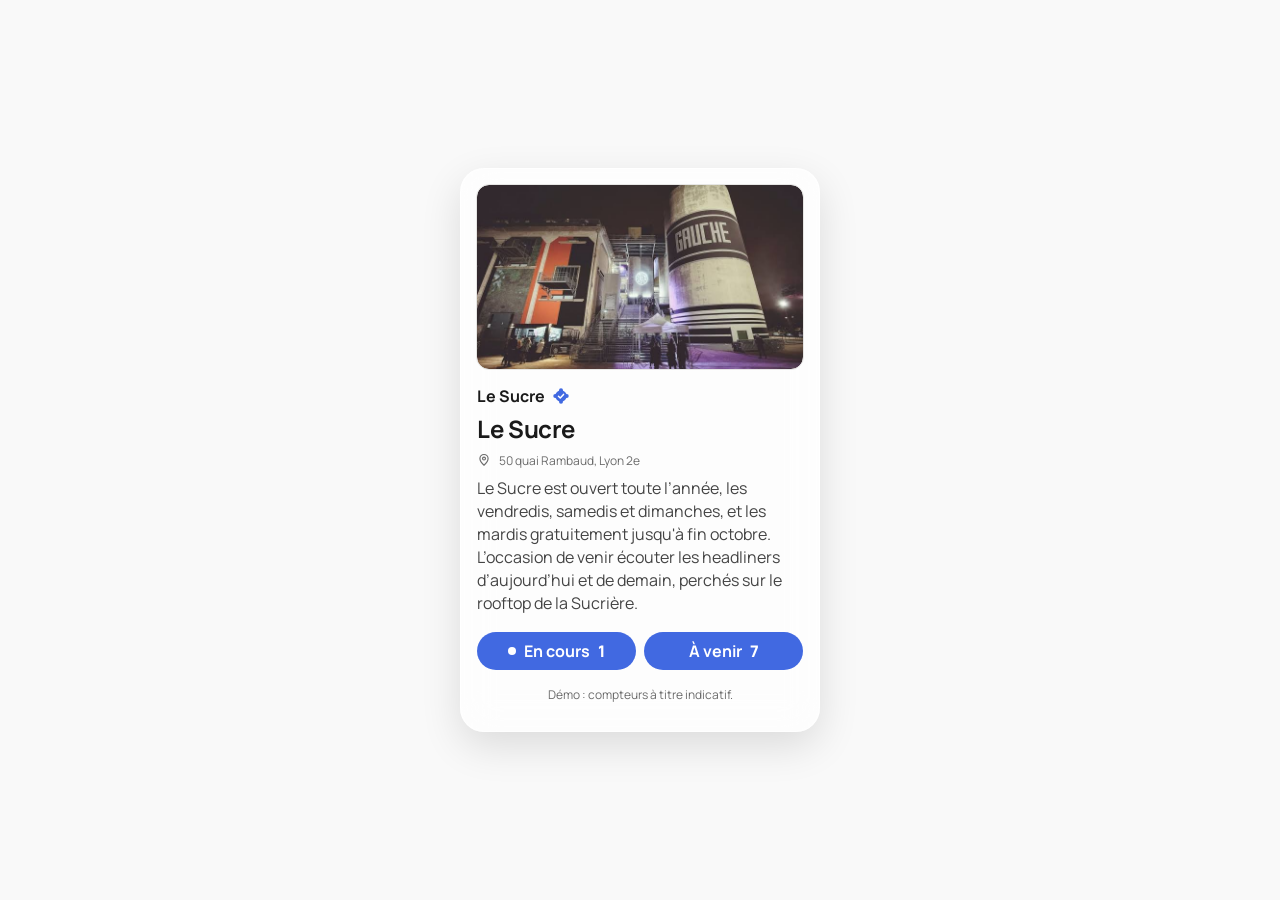
<file: demo-lieu.html>
<!doctype html>
<html lang="fr">
<head>
<meta charset="utf-8">
<meta name="viewport" content="width=device-width,initial-scale=1">
<title>Démo, carte du lieu · Le Sucre</title>
<link rel="icon" type="image/svg+xml" href="favicon.svg">
<link rel="preconnect" href="https://fonts.googleapis.com">
<link rel="preconnect" href="https://fonts.gstatic.com" crossorigin>
<link href="https://fonts.googleapis.com/css2?family=Manrope:wght@400;500;600;700;800&display=swap" rel="stylesheet">
<style>
:root{--bg:#f9f9f9;--text:#1a1a1a;--muted:#6b6b6b;--line:#e6e6e4;--accent:#4169E1;--live:#4169E1}
*{box-sizing:border-box}
body{margin:0;min-height:100vh;display:grid;place-items:center;padding:48px 16px;background:var(--bg);font-family:"Manrope",system-ui,sans-serif;color:var(--text);-webkit-font-smoothing:antialiased}
.lieu{width:360px;max-width:100%;background:rgba(255,255,255,.7);backdrop-filter:blur(18px) saturate(1.4);-webkit-backdrop-filter:blur(18px) saturate(1.4);border:1px solid rgba(255,255,255,.6);border-radius:24px;box-shadow:0 14px 40px rgba(0,0,0,.12);padding:16px;animation:in .5s cubic-bezier(.4,0,.2,1) both}
@keyframes in{from{opacity:0;transform:translateX(-8px)}to{opacity:1;transform:none}}
.cover{display:block;width:100%;aspect-ratio:16/9;object-fit:cover;border-radius:12px;outline:1px solid var(--line);outline-offset:0;margin-bottom:16px}
.org{display:flex;align-items:center;gap:8px;font-size:16px;font-weight:700}
.seal{display:inline-flex}
.seal svg{width:16px;height:16px}
h2{font-size:24px;line-height:1.2;margin:8px 0 8px;letter-spacing:-.015em}
.meta{font-size:12px;color:var(--muted);display:flex;flex-direction:column;gap:4px}
.meta div{display:flex;align-items:center;gap:8px}
.meta svg{width:14px;height:14px;flex:none}
.desc{font-size:16px;color:#444;line-height:1.45;margin:8px 0 16px}
.counts{display:flex;gap:8px}
.btn{flex:1;display:flex;align-items:center;justify-content:center;gap:8px;padding:8px 16px;border-radius:100px;font:inherit;font-size:16px;font-weight:700;border:0;cursor:pointer;transition:background-color .2s ease,color .2s ease,box-shadow .2s ease}
.btn.live{background:var(--accent);color:#fff}
.btn.soon{background:var(--accent);color:#fff}
.btn:hover{box-shadow:0 4px 12px rgba(0,0,0,.14)}
.btn b{font-weight:800}
.dot{width:8px;height:8px;border-radius:50%;background:#fff}
.note{font-size:12px;color:var(--muted);margin-top:16px;text-align:center}
</style>
</head>
<body>
<article class="lieu">
  <img class="cover" src="assets/lieu-sucre.jpg" alt="Le Sucre">
  <div class="org">Le Sucre <span class="seal" title="Entreprise vérifiée" aria-label="Entreprise vérifiée"><svg viewBox="0 0 24 24" aria-hidden="true"><circle cx="12" cy="12" r="8.6" fill="#4169E1"/><circle cx="12" cy="3.4" r="3" fill="#4169E1"/><circle cx="20.6" cy="12" r="3" fill="#4169E1"/><circle cx="12" cy="20.6" r="3" fill="#4169E1"/><circle cx="3.4" cy="12" r="3" fill="#4169E1"/><polyline points="8.2,12.3 10.9,15 15.8,9.6" fill="none" stroke="#fff" stroke-width="2.2" stroke-linecap="round" stroke-linejoin="round"/></svg></span></div>
  <h2>Le Sucre</h2>
  <div class="meta">
    <div><svg viewBox="0 0 24 24" fill="none" stroke="currentColor" stroke-width="2" stroke-linecap="round" stroke-linejoin="round"><path d="M12 21s-7-6.2-7-11.5a7 7 0 0 1 14 0C19 14.8 12 21 12 21z"/><circle cx="12" cy="9.5" r="2.5"/></svg>50 quai Rambaud, Lyon 2e</div>
  </div>
  <p class="desc">Le Sucre est ouvert toute l’année, les vendredis, samedis et dimanches, et les mardis gratuitement jusqu'à fin octobre. L’occasion de venir écouter les headliners d’aujourd’hui et de demain, perchés sur le rooftop de la Sucrière.</p>
  <div class="counts">
    <button class="btn live" type="button"><span class="dot"></span>En cours <b>1</b></button>
    <button class="btn soon" type="button">À venir <b>7</b></button>
  </div>
  <p class="note">Démo : compteurs à titre indicatif.</p>
</article>
</body>
</html>
</file>
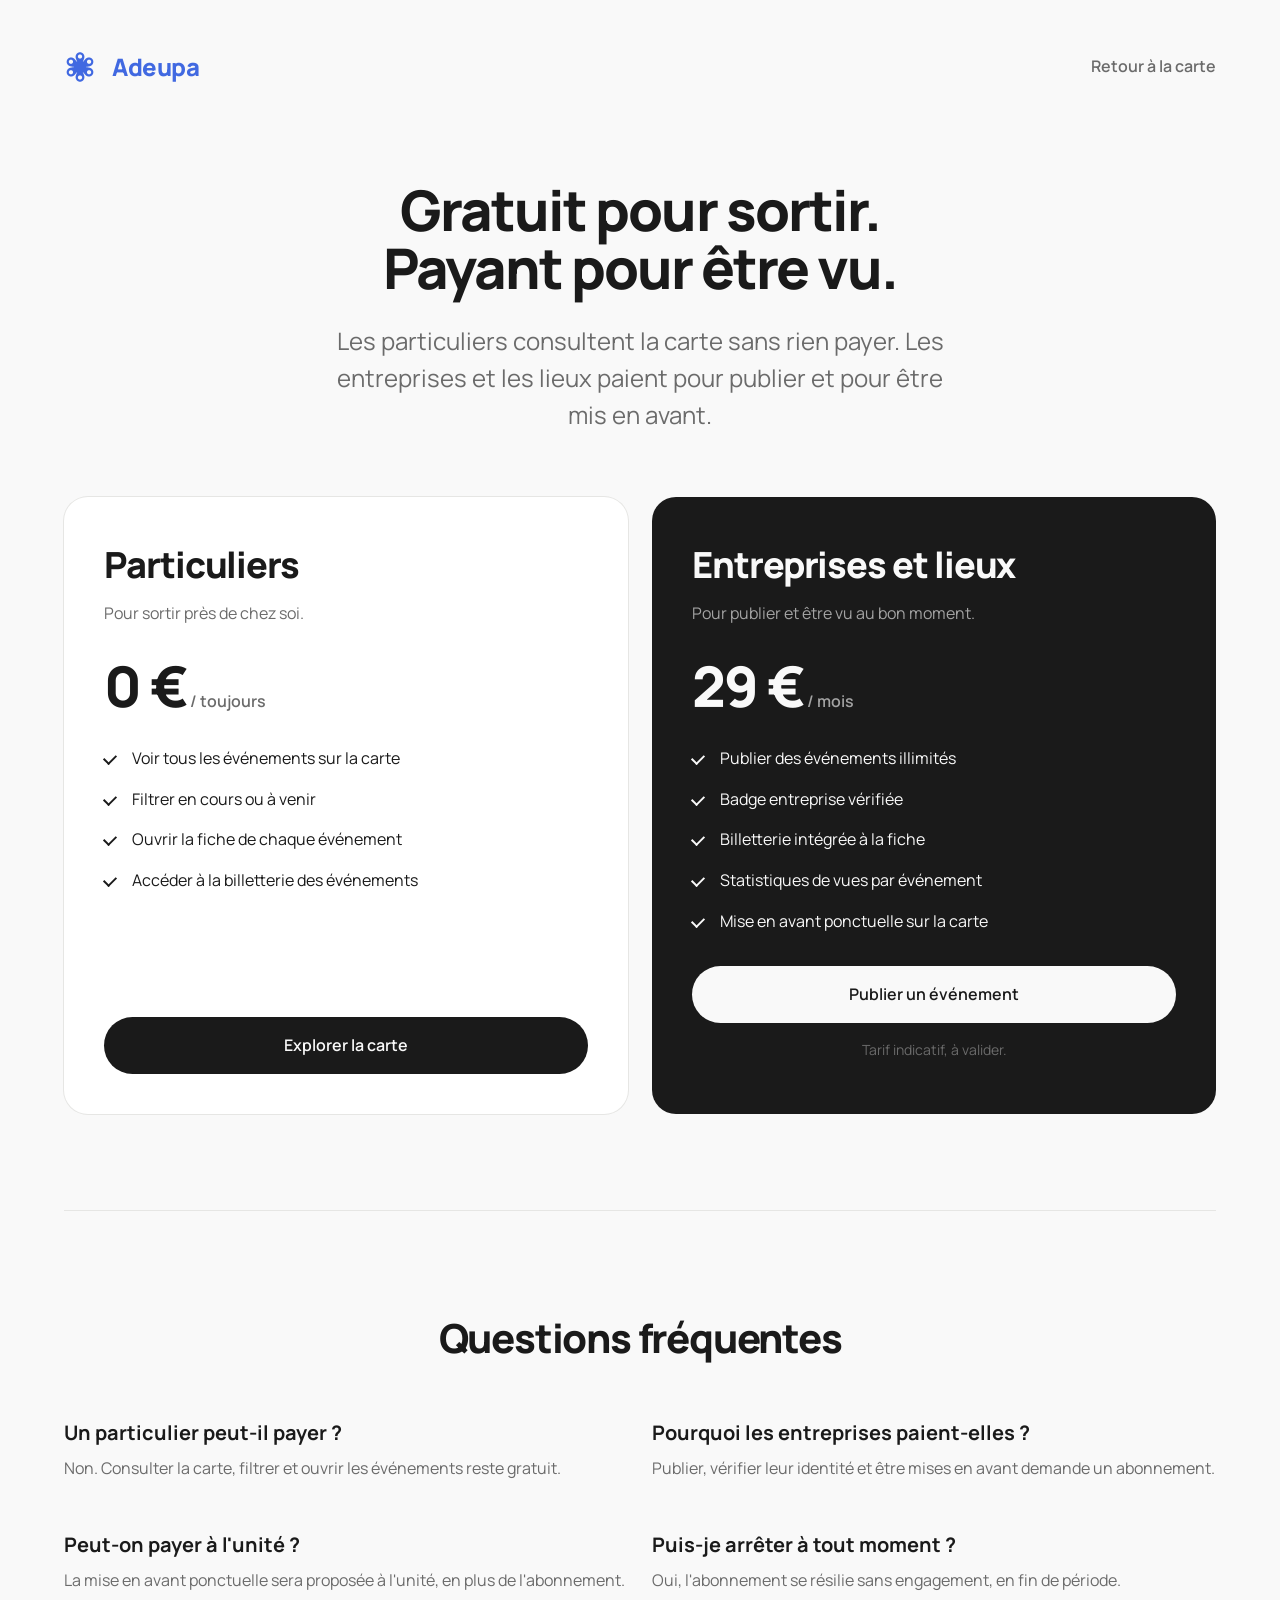
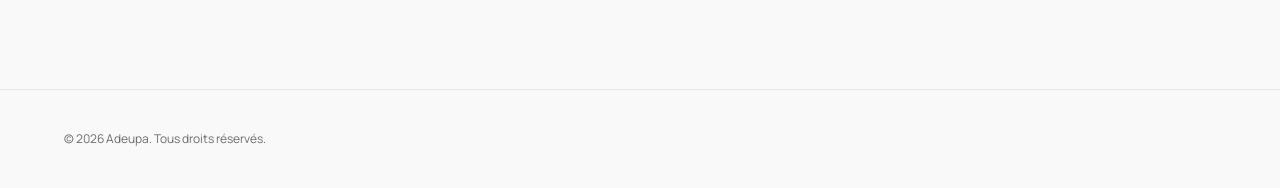
<file: pricing.html>
<!doctype html>
<html lang="fr">
<head>
<meta charset="utf-8">
<meta name="viewport" content="width=device-width,initial-scale=1">
<title>Tarifs · Adeupa</title>
<link rel="icon" type="image/svg+xml" href="favicon.svg">
<link rel="preconnect" href="https://fonts.googleapis.com">
<link rel="preconnect" href="https://fonts.gstatic.com" crossorigin>
<link href="https://fonts.googleapis.com/css2?family=Manrope:wght@400;500;600;700;800&display=swap" rel="stylesheet">
<style>
:root{--bg:#f9f9f9;--surface:#fff;--soft:#f1f1f0;--text:#1a1a1a;--muted:#6b6b6b;--line:#e6e6e4;--accent:#4169E1;--radius:24px;--g:24px;--m:24px}
*{box-sizing:border-box}
body{margin:0;font-family:"Manrope",ui-sans-serif,system-ui,sans-serif;background:var(--bg);color:var(--text);line-height:1.55;-webkit-font-smoothing:antialiased}
a{color:inherit;text-decoration:none}
@media (max-width:1024px){:root{--g:16px;--m:16px}}
.wrap{padding:0 var(--m);max-width:1200px;margin:0 auto}
.brand{display:inline-flex;align-items:center;gap:16px;font-weight:800;font-size:24px;color:var(--accent);letter-spacing:-.02em}
.brand svg{width:32px;height:32px}
header{padding:48px 0 0;display:flex;justify-content:space-between;align-items:center}
.back{font-size:16px;font-weight:600;color:var(--muted)}
.back:hover{color:var(--text)}
.hero{padding:96px 0 64px;text-align:center}
h1{font-size:56px;line-height:1.04;letter-spacing:-.035em;font-weight:800;margin:0 0 24px}
.lead{font-size:24px;color:var(--muted);margin:0 auto;max-width:640px}
.plans{display:grid;grid-template-columns:repeat(2,minmax(0,1fr));gap:var(--g);padding-bottom:96px}
.plan{background:var(--surface);border-radius:var(--radius);padding:40px;box-shadow:0 0 0 1px var(--line);display:flex;flex-direction:column}
.plan.pro{background:var(--text);color:var(--bg);box-shadow:none}
.plan h2{font-size:36px;letter-spacing:-.03em;margin:0 0 8px;font-weight:800}
.plan .who{font-size:16px;color:var(--muted);margin:0 0 32px}
.plan.pro .who{color:#a3a3a3}
.price{font-size:56px;font-weight:800;letter-spacing:-.03em;line-height:1}
.price small{font-size:16px;font-weight:600;color:var(--muted);letter-spacing:0}
.plan.pro .price small{color:#a3a3a3}
.plan ul{list-style:none;padding:0;margin:32px 0;display:flex;flex-direction:column;gap:16px;font-size:16px}
.plan li{padding-left:28px;position:relative}
.plan li::before{content:"";position:absolute;left:0;top:8px;width:10px;height:6px;border-left:2px solid currentColor;border-bottom:2px solid currentColor;transform:rotate(-45deg)}
.btn{margin-top:auto;display:inline-flex;justify-content:center;align-items:center;padding:16px 24px;border-radius:100px;font-size:16px;font-weight:600;background:var(--text);color:var(--bg)}
.plan.pro .btn{background:var(--bg);color:var(--text)}
.note{font-size:14px;color:var(--muted);margin-top:16px;text-align:center}
.faq{padding:96px 0;border-top:1px solid var(--line)}
.faq h2{font-size:40px;letter-spacing:-.03em;font-weight:800;margin:0 0 48px;text-align:center}
.faq-grid{display:grid;grid-template-columns:repeat(12,minmax(0,1fr));column-gap:var(--g);row-gap:48px}
.faq-grid>div{grid-column:span 6}
.faq-grid h3{font-size:20px;margin:0 0 8px}
.faq-grid p{margin:0;color:var(--muted);font-size:16px}
footer{padding:40px 0;border-top:1px solid var(--line);font-size:12px;color:var(--muted)}
@media (max-width:768px){
  .plans{grid-template-columns:1fr}
  h1{font-size:40px}.lead{font-size:18px}
  .faq-grid>div{grid-column:1 / -1}
}
</style>
</head>
<body>
<div class="wrap">
  <header>
    <a class="brand" href="index.html"><svg viewBox="0 0 100 100" aria-hidden="true"><path fill-rule="evenodd" d="M48.87 95.95 L48.77 95.94 L48.57 95.92 L48.38 95.90 L48.18 95.88 L48.02 95.85 L47.89 95.83 L47.69 95.80 L47.49 95.77 L47.40 95.75 L47.20 95.71 L47.00 95.66 L46.90 95.64 L46.71 95.59 L46.57 95.56 L46.41 95.52 L46.22 95.46 L46.12 95.43 L45.92 95.37 L45.82 95.34 L45.63 95.27 L45.53 95.24 L45.33 95.17 L45.23 95.13 L45.06 95.07 L44.94 95.02 L44.82 94.97 L44.64 94.89 L44.54 94.85 L44.37 94.77 L44.25 94.72 L44.15 94.67 L43.96 94.58 L43.86 94.53 L43.76 94.48 L43.58 94.38 L43.46 94.32 L43.37 94.26 L43.22 94.18 L43.07 94.09 L42.97 94.03 L42.87 93.97 L42.74 93.89 L42.58 93.79 L42.48 93.72 L42.38 93.66 L42.28 93.59 L42.15 93.49 L42.01 93.40 L41.89 93.31 L41.79 93.23 L41.69 93.16 L41.60 93.08 L41.50 93.00 L41.38 92.91 L41.26 92.81 L41.14 92.71 L41.03 92.61 L40.92 92.51 L40.81 92.41 L40.71 92.32 L40.61 92.23 L40.51 92.13 L40.42 92.04 L40.32 91.94 L40.22 91.84 L40.12 91.74 L40.02 91.63 L39.93 91.53 L39.84 91.43 L39.75 91.33 L39.67 91.23 L39.59 91.14 L39.50 91.04 L39.42 90.94 L39.34 90.83 L39.24 90.71 L39.14 90.58 L39.04 90.45 L38.97 90.35 L38.90 90.25 L38.83 90.15 L38.75 90.03 L38.65 89.89 L38.56 89.76 L38.50 89.66 L38.44 89.56 L38.35 89.43 L38.26 89.27 L38.20 89.17 L38.14 89.07 L38.06 88.92 L37.98 88.78 L37.92 88.68 L37.86 88.56 L37.77 88.38 L37.72 88.29 L37.66 88.16 L37.58 87.99 L37.54 87.89 L37.47 87.74 L37.41 87.60 L37.37 87.50 L37.29 87.30 L37.25 87.20 L37.17 87.01 L37.13 86.91 L37.07 86.74 L37.03 86.61 L36.98 86.45 L36.93 86.32 L36.88 86.15 L36.84 86.02 L36.78 85.83 L36.76 85.73 L36.71 85.53 L36.68 85.43 L36.63 85.24 L36.59 85.04 L36.57 84.94 L36.53 84.75 L36.49 84.55 L36.47 84.45 L36.44 84.26 L36.41 84.06 L36.39 83.93 L36.36 83.76 L36.34 83.57 L36.32 83.37 L36.30 83.17 L36.29 83.06 L36.27 82.88 L36.26 82.68 L36.25 82.49 L36.24 82.29 L36.24 82.09 L36.24 81.90 L36.24 81.70 L36.24 81.50 L36.24 81.31 L36.25 81.11 L36.26 80.91 L36.27 80.72 L36.29 80.52 L36.30 80.42 L36.31 80.23 L36.33 80.03 L36.36 79.83 L36.38 79.64 L36.40 79.54 L36.43 79.34 L36.46 79.14 L36.48 78.98 L36.51 78.85 L36.55 78.65 L36.58 78.46 L36.61 78.36 L36.65 78.16 L36.68 78.01 L36.72 77.87 L36.76 77.67 L36.79 77.57 L36.84 77.37 L36.88 77.24 L36.92 77.08 L36.98 76.89 L37.01 76.79 L37.07 76.59 L37.10 76.49 L37.16 76.29 L37.19 76.20 L37.26 76.00 L37.29 75.90 L37.36 75.70 L37.39 75.61 L37.46 75.41 L37.49 75.31 L37.56 75.11 L37.60 75.02 L37.66 74.83 L37.70 74.72 L37.76 74.56 L37.81 74.43 L37.86 74.29 L37.92 74.13 L37.96 74.02 L38.03 73.84 L38.06 73.74 L38.14 73.54 L38.17 73.44 L38.24 73.25 L38.28 73.15 L38.35 72.95 L38.39 72.85 L38.45 72.69 L38.50 72.56 L38.55 72.42 L38.61 72.26 L38.65 72.16 L38.72 71.97 L38.76 71.87 L38.83 71.67 L38.87 71.58 L38.94 71.38 L38.98 71.28 L39.04 71.11 L39.09 70.99 L39.14 70.85 L39.20 70.69 L39.24 70.59 L39.31 70.40 L39.35 70.30 L39.43 70.10 L39.46 70.00 L39.53 69.83 L39.58 69.71 L39.63 69.57 L39.69 69.41 L39.73 69.31 L39.81 69.12 L39.84 69.02 L39.92 68.82 L39.96 68.72 L40.02 68.56 L40.08 68.43 L40.12 68.31 L40.19 68.14 L40.23 68.04 L40.31 67.84 L40.35 67.74 L40.42 67.57 L40.46 67.45 L40.51 67.32 L40.58 67.15 L40.62 67.05 L40.70 66.86 L40.74 66.76 L40.81 66.59 L40.86 66.46 L40.91 66.35 L40.98 66.17 L41.02 66.07 L41.10 65.87 L41.13 65.78 L41.20 65.59 L41.23 65.48 L41.20 65.33 L41.10 65.38 L40.99 65.48 L40.89 65.58 L40.80 65.68 L40.71 65.78 L40.61 65.88 L40.51 65.99 L40.42 66.11 L40.32 66.23 L40.22 66.34 L40.12 66.46 L40.04 66.56 L39.96 66.66 L39.88 66.76 L39.80 66.86 L39.71 66.96 L39.63 67.06 L39.53 67.18 L39.43 67.30 L39.34 67.42 L39.24 67.54 L39.16 67.64 L39.08 67.74 L39.00 67.84 L38.92 67.94 L38.84 68.04 L38.75 68.15 L38.65 68.27 L38.55 68.39 L38.45 68.51 L38.36 68.63 L38.28 68.72 L38.20 68.82 L38.12 68.92 L38.04 69.02 L37.96 69.12 L37.86 69.24 L37.76 69.36 L37.66 69.48 L37.57 69.60 L37.48 69.71 L37.40 69.81 L37.32 69.90 L37.24 70.00 L37.15 70.10 L37.07 70.20 L36.98 70.32 L36.88 70.44 L36.78 70.56 L36.68 70.68 L36.59 70.79 L36.51 70.89 L36.43 70.99 L36.35 71.08 L36.26 71.18 L36.18 71.28 L36.09 71.39 L35.99 71.51 L35.89 71.63 L35.80 71.74 L35.70 71.86 L35.61 71.97 L35.53 72.07 L35.45 72.17 L35.36 72.26 L35.28 72.36 L35.20 72.46 L35.11 72.57 L35.01 72.69 L34.91 72.80 L34.81 72.92 L34.72 73.04 L34.62 73.15 L34.54 73.25 L34.46 73.34 L34.37 73.44 L34.29 73.54 L34.20 73.64 L34.12 73.74 L34.03 73.84 L33.93 73.95 L33.83 74.07 L33.73 74.18 L33.63 74.28 L33.54 74.39 L33.44 74.50 L33.34 74.60 L33.24 74.71 L33.14 74.81 L33.04 74.91 L32.95 75.01 L32.85 75.11 L32.75 75.21 L32.65 75.30 L32.55 75.40 L32.45 75.49 L32.36 75.58 L32.26 75.67 L32.16 75.76 L32.06 75.85 L31.96 75.94 L31.86 76.02 L31.77 76.10 L31.66 76.20 L31.54 76.29 L31.42 76.39 L31.30 76.49 L31.18 76.58 L31.08 76.66 L30.98 76.73 L30.88 76.81 L30.78 76.88 L30.64 76.98 L30.50 77.08 L30.39 77.16 L30.29 77.23 L30.19 77.29 L30.07 77.37 L29.92 77.47 L29.80 77.55 L29.70 77.61 L29.60 77.67 L29.43 77.77 L29.31 77.84 L29.21 77.89 L29.09 77.96 L28.92 78.06 L28.82 78.11 L28.72 78.16 L28.52 78.26 L28.42 78.31 L28.32 78.36 L28.13 78.45 L28.03 78.49 L27.90 78.55 L27.74 78.62 L27.64 78.67 L27.44 78.75 L27.34 78.79 L27.18 78.85 L27.05 78.90 L26.92 78.95 L26.75 79.01 L26.64 79.05 L26.46 79.10 L26.33 79.14 L26.16 79.20 L26.01 79.24 L25.87 79.28 L25.67 79.33 L25.57 79.36 L25.38 79.41 L25.25 79.44 L25.08 79.48 L24.89 79.52 L24.79 79.54 L24.59 79.57 L24.39 79.61 L24.23 79.64 L24.10 79.66 L23.90 79.68 L23.71 79.71 L23.51 79.73 L23.41 79.74 L23.21 79.76 L23.02 79.77 L22.82 79.78 L22.63 79.79 L22.43 79.80 L22.23 79.80 L22.04 79.81 L21.84 79.80 L21.64 79.80 L21.45 79.79 L21.25 79.78 L21.05 79.77 L20.86 79.76 L20.66 79.74 L20.56 79.73 L20.36 79.70 L20.17 79.68 L19.97 79.65 L19.87 79.64 L19.68 79.60 L19.48 79.57 L19.32 79.54 L19.18 79.51 L18.99 79.47 L18.86 79.44 L18.69 79.40 L18.50 79.35 L18.40 79.32 L18.20 79.27 L18.10 79.24 L17.91 79.18 L17.80 79.14 L17.61 79.08 L17.50 79.05 L17.32 78.98 L17.22 78.94 L17.02 78.87 L16.92 78.83 L16.73 78.75 L16.63 78.71 L16.50 78.65 L16.33 78.58 L16.24 78.54 L16.07 78.46 L15.94 78.40 L15.84 78.35 L15.67 78.26 L15.55 78.19 L15.45 78.14 L15.31 78.06 L15.15 77.98 L15.06 77.92 L14.96 77.86 L14.80 77.77 L14.66 77.68 L14.57 77.62 L14.47 77.55 L14.34 77.47 L14.20 77.37 L14.07 77.29 L13.98 77.22 L13.88 77.14 L13.78 77.07 L13.66 76.98 L13.53 76.88 L13.41 76.79 L13.29 76.69 L13.19 76.60 L13.09 76.52 L12.99 76.44 L12.89 76.35 L12.80 76.26 L12.70 76.17 L12.60 76.08 L12.50 75.99 L12.40 75.89 L12.30 75.79 L12.21 75.69 L12.11 75.59 L12.01 75.49 L11.91 75.38 L11.81 75.27 L11.71 75.16 L11.62 75.05 L11.52 74.93 L11.42 74.82 L11.34 74.72 L11.26 74.62 L11.19 74.52 L11.11 74.43 L11.03 74.31 L10.93 74.18 L10.83 74.04 L10.75 73.93 L10.69 73.84 L10.62 73.74 L10.54 73.61 L10.44 73.45 L10.37 73.34 L10.31 73.25 L10.24 73.13 L10.14 72.96 L10.08 72.85 L10.02 72.75 L9.95 72.61 L9.87 72.46 L9.82 72.36 L9.75 72.23 L9.67 72.07 L9.63 71.97 L9.55 71.81 L9.49 71.67 L9.45 71.58 L9.37 71.38 L9.33 71.28 L9.26 71.11 L9.21 70.99 L9.16 70.84 L9.10 70.69 L9.06 70.56 L9.01 70.40 L8.96 70.26 L8.91 70.10 L8.86 69.93 L8.83 69.81 L8.78 69.61 L8.75 69.51 L8.71 69.31 L8.67 69.15 L8.64 69.02 L8.60 68.82 L8.57 68.66 L8.55 68.53 L8.51 68.33 L8.48 68.14 L8.47 68.04 L8.45 67.84 L8.42 67.64 L8.40 67.45 L8.39 67.25 L8.37 67.05 L8.37 66.96 L8.36 66.76 L8.35 66.56 L8.35 66.37 L8.35 66.17 L8.35 65.97 L8.36 65.78 L8.36 65.58 L8.37 65.40 L8.38 65.28 L8.40 65.09 L8.41 64.89 L8.43 64.69 L8.46 64.50 L8.47 64.39 L8.50 64.20 L8.53 64.01 L8.56 63.81 L8.58 63.71 L8.62 63.52 L8.66 63.32 L8.68 63.22 L8.73 63.02 L8.77 62.86 L8.80 62.73 L8.85 62.53 L8.88 62.43 L8.94 62.24 L8.97 62.14 L9.03 61.94 L9.06 61.84 L9.13 61.65 L9.17 61.55 L9.24 61.35 L9.28 61.25 L9.36 61.06 L9.40 60.96 L9.45 60.82 L9.52 60.66 L9.57 60.57 L9.65 60.38 L9.70 60.27 L9.75 60.17 L9.85 59.98 L9.90 59.88 L9.95 59.78 L10.04 59.60 L10.11 59.49 L10.16 59.39 L10.24 59.26 L10.34 59.09 L10.40 58.99 L10.46 58.90 L10.54 58.77 L10.63 58.62 L10.71 58.50 L10.78 58.40 L10.85 58.31 L10.93 58.19 L11.03 58.05 L11.12 57.92 L11.20 57.81 L11.28 57.72 L11.36 57.62 L11.43 57.52 L11.52 57.42 L11.62 57.30 L11.71 57.18 L11.81 57.07 L11.91 56.96 L12.01 56.85 L12.11 56.74 L12.21 56.63 L12.30 56.54 L12.39 56.44 L12.49 56.34 L12.59 56.24 L12.69 56.14 L12.80 56.05 L12.89 55.95 L12.99 55.86 L13.09 55.78 L13.19 55.69 L13.29 55.60 L13.39 55.52 L13.48 55.44 L13.58 55.36 L13.70 55.26 L13.83 55.16 L13.95 55.06 L14.07 54.97 L14.17 54.90 L14.27 54.83 L14.37 54.76 L14.49 54.67 L14.64 54.57 L14.76 54.49 L14.86 54.42 L14.96 54.36 L15.09 54.28 L15.25 54.18 L15.35 54.11 L15.45 54.06 L15.58 53.98 L15.74 53.89 L15.84 53.83 L15.94 53.78 L16.11 53.69 L16.24 53.62 L16.33 53.57 L16.50 53.49 L16.63 53.42 L16.73 53.38 L16.91 53.29 L17.02 53.24 L17.13 53.19 L17.32 53.11 L17.42 53.07 L17.59 53.00 L17.71 52.95 L17.84 52.90 L18.01 52.84 L18.10 52.80 L18.30 52.73 L18.40 52.69 L18.60 52.63 L18.69 52.60 L18.89 52.53 L18.99 52.50 L19.18 52.44 L19.30 52.41 L19.48 52.36 L19.64 52.31 L19.77 52.27 L19.97 52.22 L20.07 52.20 L20.27 52.15 L20.42 52.11 L20.56 52.08 L20.76 52.04 L20.86 52.02 L21.05 51.97 L21.25 51.93 L21.35 51.91 L21.54 51.88 L21.74 51.84 L21.85 51.82 L22.04 51.79 L22.23 51.75 L22.40 51.72 L22.53 51.70 L22.72 51.66 L22.92 51.63 L23.02 51.61 L23.21 51.58 L23.41 51.54 L23.52 51.52 L23.71 51.49 L23.90 51.46 L24.08 51.43 L24.20 51.41 L24.39 51.37 L24.59 51.34 L24.69 51.32 L24.89 51.29 L25.08 51.25 L25.24 51.23 L25.38 51.21 L25.57 51.17 L25.77 51.14 L25.87 51.12 L26.07 51.09 L26.26 51.06 L26.42 51.03 L26.56 51.01 L26.75 50.98 L26.95 50.95 L27.05 50.93 L27.25 50.90 L27.44 50.87 L27.63 50.84 L27.74 50.82 L27.93 50.79 L28.13 50.76 L28.25 50.74 L28.42 50.71 L28.62 50.68 L28.82 50.65 L28.92 50.63 L29.11 50.60 L29.31 50.57 L29.48 50.54 L29.60 50.52 L29.80 50.49 L30.00 50.46 L30.10 50.44 L30.29 50.41 L30.49 50.38 L30.69 50.35 L30.78 50.33 L30.98 50.29 L31.18 50.26 L31.28 50.24 L31.47 50.20 L31.67 50.16 L31.77 50.14 L31.96 50.09 L32.14 50.05 L32.26 49.99 L32.26 49.88 L32.16 49.84 L31.96 49.80 L31.77 49.77 L31.67 49.75 L31.47 49.72 L31.28 49.70 L31.08 49.67 L30.98 49.66 L30.78 49.63 L30.59 49.60 L30.39 49.57 L30.29 49.56 L30.10 49.53 L29.90 49.50 L29.70 49.47 L29.60 49.46 L29.41 49.43 L29.21 49.40 L29.01 49.37 L28.92 49.36 L28.72 49.33 L28.52 49.30 L28.33 49.27 L28.23 49.25 L28.03 49.22 L27.83 49.19 L27.67 49.16 L27.54 49.14 L27.34 49.11 L27.15 49.08 L27.05 49.07 L26.85 49.03 L26.66 49.00 L26.46 48.97 L26.36 48.95 L26.16 48.92 L25.97 48.89 L25.84 48.87 L25.67 48.84 L25.48 48.81 L25.28 48.78 L25.18 48.76 L24.98 48.73 L24.79 48.69 L24.66 48.67 L24.49 48.64 L24.30 48.61 L24.10 48.58 L24.00 48.56 L23.80 48.53 L23.61 48.49 L23.51 48.47 L23.31 48.44 L23.12 48.41 L22.96 48.38 L22.82 48.35 L22.63 48.32 L22.43 48.28 L22.33 48.27 L22.13 48.23 L21.94 48.20 L21.84 48.18 L21.64 48.14 L21.45 48.10 L21.34 48.08 L21.15 48.05 L20.95 48.00 L20.86 47.98 L20.66 47.94 L20.46 47.90 L20.36 47.87 L20.17 47.83 L20.02 47.79 L19.87 47.75 L19.68 47.70 L19.58 47.67 L19.38 47.62 L19.28 47.59 L19.09 47.53 L18.97 47.49 L18.79 47.44 L18.66 47.40 L18.50 47.34 L18.38 47.30 L18.20 47.24 L18.10 47.20 L17.91 47.13 L17.81 47.09 L17.61 47.01 L17.51 46.97 L17.36 46.90 L17.22 46.85 L17.12 46.80 L16.92 46.71 L16.83 46.67 L16.70 46.61 L16.53 46.53 L16.43 46.48 L16.30 46.41 L16.14 46.33 L16.04 46.28 L15.93 46.22 L15.75 46.12 L15.65 46.06 L15.55 46.00 L15.41 45.92 L15.25 45.83 L15.15 45.77 L15.06 45.70 L14.93 45.63 L14.78 45.53 L14.66 45.45 L14.57 45.38 L14.47 45.31 L14.35 45.23 L14.22 45.13 L14.08 45.04 L13.98 44.95 L13.88 44.88 L13.78 44.80 L13.68 44.72 L13.58 44.64 L13.46 44.54 L13.35 44.45 L13.23 44.35 L13.12 44.25 L13.01 44.15 L12.90 44.05 L12.80 43.95 L12.70 43.86 L12.60 43.77 L12.50 43.67 L12.40 43.57 L12.30 43.47 L12.21 43.37 L12.11 43.27 L12.02 43.17 L11.93 43.07 L11.85 42.97 L11.76 42.87 L11.68 42.78 L11.59 42.68 L11.51 42.58 L11.42 42.46 L11.32 42.34 L11.22 42.21 L11.13 42.09 L11.06 41.99 L10.98 41.89 L10.91 41.79 L10.83 41.67 L10.73 41.53 L10.65 41.40 L10.58 41.30 L10.52 41.20 L10.44 41.07 L10.34 40.91 L10.28 40.81 L10.22 40.71 L10.14 40.57 L10.05 40.42 L10.00 40.32 L9.95 40.21 L9.85 40.02 L9.80 39.92 L9.75 39.83 L9.66 39.63 L9.61 39.53 L9.55 39.40 L9.48 39.24 L9.44 39.14 L9.36 38.94 L9.32 38.84 L9.26 38.69 L9.20 38.55 L9.16 38.43 L9.10 38.25 L9.06 38.14 L9.00 37.96 L8.96 37.84 L8.91 37.66 L8.86 37.51 L8.83 37.37 L8.77 37.17 L8.75 37.07 L8.70 36.88 L8.67 36.72 L8.64 36.58 L8.60 36.39 L8.57 36.23 L8.54 36.09 L8.51 35.89 L8.48 35.70 L8.47 35.60 L8.44 35.40 L8.42 35.21 L8.40 35.01 L8.39 34.81 L8.37 34.62 L8.37 34.52 L8.36 34.32 L8.35 34.13 L8.35 33.93 L8.35 33.73 L8.35 33.54 L8.36 33.34 L8.36 33.14 L8.37 32.97 L8.38 32.85 L8.40 32.65 L8.41 32.45 L8.43 32.26 L8.46 32.06 L8.47 31.96 L8.50 31.77 L8.53 31.57 L8.56 31.37 L8.58 31.28 L8.62 31.08 L8.66 30.88 L8.68 30.78 L8.73 30.59 L8.77 30.44 L8.80 30.29 L8.86 30.10 L8.89 30.00 L8.94 29.80 L8.97 29.70 L9.04 29.51 L9.07 29.41 L9.14 29.21 L9.18 29.11 L9.25 28.92 L9.29 28.82 L9.36 28.65 L9.41 28.52 L9.45 28.41 L9.53 28.23 L9.58 28.13 L9.65 27.98 L9.72 27.83 L9.77 27.74 L9.85 27.58 L9.92 27.44 L9.97 27.34 L10.04 27.21 L10.13 27.05 L10.19 26.95 L10.25 26.85 L10.34 26.70 L10.43 26.56 L10.49 26.46 L10.56 26.36 L10.63 26.24 L10.73 26.10 L10.82 25.97 L10.89 25.87 L10.96 25.77 L11.04 25.67 L11.12 25.56 L11.22 25.43 L11.32 25.30 L11.42 25.18 L11.50 25.08 L11.59 24.98 L11.67 24.89 L11.76 24.79 L11.85 24.69 L11.94 24.59 L12.03 24.49 L12.12 24.39 L12.22 24.30 L12.31 24.20 L12.41 24.10 L12.51 24.00 L12.62 23.90 L12.72 23.80 L12.83 23.71 L12.94 23.61 L13.05 23.51 L13.17 23.41 L13.29 23.31 L13.39 23.23 L13.48 23.15 L13.58 23.08 L13.68 23.00 L13.79 22.92 L13.92 22.82 L14.06 22.72 L14.17 22.64 L14.27 22.58 L14.37 22.51 L14.49 22.43 L14.65 22.33 L14.76 22.26 L14.86 22.20 L14.96 22.13 L15.13 22.04 L15.25 21.97 L15.35 21.91 L15.49 21.84 L15.65 21.75 L15.74 21.70 L15.86 21.64 L16.04 21.56 L16.14 21.51 L16.28 21.45 L16.43 21.38 L16.53 21.33 L16.73 21.25 L16.83 21.21 L16.97 21.15 L17.12 21.09 L17.23 21.05 L17.42 20.98 L17.51 20.95 L17.71 20.88 L17.81 20.85 L18.01 20.79 L18.12 20.76 L18.30 20.71 L18.47 20.66 L18.60 20.63 L18.79 20.58 L18.89 20.55 L19.09 20.51 L19.28 20.47 L19.38 20.45 L19.58 20.41 L19.77 20.38 L19.87 20.36 L20.07 20.33 L20.27 20.31 L20.46 20.28 L20.63 20.27 L20.76 20.25 L20.95 20.24 L21.15 20.22 L21.35 20.21 L21.54 20.20 L21.74 20.20 L21.94 20.19 L22.13 20.19 L22.33 20.20 L22.53 20.20 L22.72 20.21 L22.92 20.22 L23.12 20.24 L23.31 20.25 L23.47 20.27 L23.61 20.28 L23.80 20.30 L24.00 20.33 L24.20 20.36 L24.30 20.37 L24.49 20.41 L24.69 20.44 L24.79 20.46 L24.98 20.50 L25.18 20.55 L25.28 20.57 L25.48 20.62 L25.65 20.66 L25.77 20.69 L25.97 20.75 L26.07 20.77 L26.26 20.83 L26.36 20.86 L26.56 20.93 L26.66 20.96 L26.85 21.03 L26.95 21.06 L27.15 21.14 L27.25 21.17 L27.43 21.25 L27.54 21.29 L27.67 21.35 L27.83 21.42 L27.93 21.46 L28.11 21.54 L28.23 21.60 L28.33 21.64 L28.52 21.74 L28.62 21.79 L28.72 21.84 L28.90 21.94 L29.01 22.00 L29.11 22.05 L29.26 22.13 L29.41 22.22 L29.51 22.28 L29.60 22.33 L29.76 22.43 L29.90 22.52 L30.00 22.58 L30.10 22.64 L30.22 22.72 L30.36 22.82 L30.49 22.91 L30.59 22.98 L30.69 23.05 L30.78 23.12 L30.91 23.21 L31.04 23.31 L31.17 23.41 L31.28 23.49 L31.37 23.57 L31.47 23.65 L31.57 23.73 L31.67 23.81 L31.78 23.90 L31.89 24.00 L32.00 24.10 L32.11 24.20 L32.22 24.30 L32.33 24.39 L32.44 24.49 L32.54 24.59 L32.64 24.69 L32.74 24.79 L32.84 24.89 L32.94 24.98 L33.04 25.08 L33.13 25.18 L33.23 25.28 L33.32 25.38 L33.41 25.48 L33.50 25.57 L33.59 25.67 L33.68 25.77 L33.77 25.87 L33.86 25.97 L33.95 26.07 L34.03 26.16 L34.13 26.27 L34.22 26.38 L34.32 26.50 L34.42 26.61 L34.52 26.73 L34.62 26.85 L34.70 26.95 L34.79 27.05 L34.87 27.15 L34.95 27.25 L35.03 27.34 L35.12 27.44 L35.21 27.55 L35.31 27.67 L35.40 27.78 L35.50 27.90 L35.60 28.02 L35.69 28.13 L35.77 28.23 L35.86 28.33 L35.94 28.42 L36.02 28.52 L36.10 28.62 L36.19 28.73 L36.29 28.85 L36.39 28.97 L36.48 29.08 L36.58 29.20 L36.67 29.31 L36.75 29.41 L36.83 29.51 L36.91 29.60 L36.99 29.70 L37.07 29.80 L37.17 29.92 L37.27 30.04 L37.37 30.16 L37.47 30.28 L37.56 30.39 L37.64 30.49 L37.72 30.59 L37.80 30.69 L37.88 30.78 L37.96 30.88 L38.06 31.00 L38.16 31.12 L38.25 31.25 L38.35 31.37 L38.44 31.47 L38.52 31.57 L38.60 31.67 L38.68 31.77 L38.76 31.86 L38.84 31.97 L38.94 32.09 L39.04 32.21 L39.14 32.34 L39.23 32.45 L39.31 32.55 L39.39 32.65 L39.47 32.75 L39.55 32.85 L39.63 32.95 L39.73 33.06 L39.83 33.18 L39.92 33.30 L40.02 33.42 L40.12 33.54 L40.20 33.63 L40.28 33.73 L40.37 33.83 L40.45 33.93 L40.53 34.03 L40.62 34.13 L40.71 34.23 L40.81 34.34 L40.91 34.44 L41.01 34.54 L41.10 34.62 L41.23 34.62 L41.21 34.42 L41.17 34.32 L41.10 34.14 L41.06 34.03 L41.01 33.89 L40.94 33.73 L40.90 33.63 L40.82 33.44 L40.78 33.34 L40.71 33.17 L40.66 33.04 L40.61 32.92 L40.54 32.75 L40.50 32.65 L40.43 32.45 L40.39 32.36 L40.32 32.18 L40.27 32.06 L40.22 31.94 L40.15 31.77 L40.11 31.67 L40.04 31.47 L40.00 31.37 L39.92 31.19 L39.88 31.08 L39.83 30.93 L39.77 30.78 L39.73 30.68 L39.65 30.49 L39.62 30.39 L39.54 30.19 L39.50 30.10 L39.43 29.92 L39.39 29.80 L39.34 29.66 L39.28 29.51 L39.24 29.40 L39.16 29.21 L39.13 29.11 L39.05 28.92 L39.01 28.82 L38.94 28.63 L38.90 28.52 L38.84 28.36 L38.79 28.23 L38.75 28.10 L38.68 27.93 L38.65 27.83 L38.57 27.64 L38.54 27.54 L38.46 27.34 L38.43 27.25 L38.35 27.05 L38.32 26.95 L38.25 26.78 L38.21 26.66 L38.16 26.51 L38.10 26.36 L38.06 26.25 L37.99 26.07 L37.96 25.97 L37.88 25.77 L37.85 25.67 L37.78 25.48 L37.74 25.38 L37.67 25.18 L37.63 25.08 L37.57 24.89 L37.53 24.79 L37.47 24.62 L37.42 24.49 L37.37 24.34 L37.32 24.20 L37.27 24.05 L37.22 23.90 L37.17 23.75 L37.13 23.61 L37.07 23.44 L37.04 23.31 L36.98 23.12 L36.95 23.02 L36.89 22.82 L36.87 22.72 L36.81 22.53 L36.78 22.39 L36.74 22.23 L36.69 22.04 L36.67 21.94 L36.63 21.74 L36.58 21.54 L36.56 21.45 L36.53 21.25 L36.49 21.05 L36.47 20.95 L36.44 20.76 L36.41 20.56 L36.39 20.39 L36.37 20.27 L36.35 20.07 L36.32 19.87 L36.30 19.68 L36.29 19.49 L36.28 19.38 L36.27 19.18 L36.26 18.99 L36.25 18.79 L36.24 18.60 L36.24 18.40 L36.24 18.20 L36.24 18.01 L36.24 17.81 L36.25 17.61 L36.26 17.42 L36.27 17.22 L36.28 17.02 L36.29 16.92 L36.31 16.73 L36.33 16.53 L36.35 16.33 L36.38 16.14 L36.39 16.04 L36.42 15.84 L36.45 15.65 L36.48 15.47 L36.51 15.35 L36.55 15.15 L36.58 14.98 L36.61 14.86 L36.66 14.66 L36.68 14.56 L36.73 14.37 L36.78 14.19 L36.81 14.07 L36.87 13.88 L36.90 13.78 L36.96 13.58 L37.00 13.48 L37.06 13.29 L37.10 13.19 L37.17 12.99 L37.21 12.89 L37.27 12.73 L37.33 12.60 L37.37 12.49 L37.45 12.30 L37.49 12.21 L37.57 12.05 L37.63 11.91 L37.68 11.81 L37.76 11.64 L37.82 11.52 L37.87 11.42 L37.96 11.26 L38.03 11.12 L38.09 11.03 L38.16 10.90 L38.25 10.74 L38.32 10.63 L38.38 10.54 L38.45 10.41 L38.55 10.26 L38.63 10.14 L38.69 10.04 L38.76 9.95 L38.84 9.83 L38.94 9.69 L39.04 9.55 L39.11 9.45 L39.19 9.36 L39.27 9.26 L39.34 9.16 L39.43 9.05 L39.53 8.93 L39.63 8.81 L39.73 8.70 L39.83 8.59 L39.92 8.48 L40.02 8.37 L40.11 8.27 L40.21 8.18 L40.30 8.08 L40.40 7.98 L40.50 7.88 L40.60 7.78 L40.70 7.68 L40.81 7.59 L40.91 7.50 L41.01 7.41 L41.10 7.32 L41.20 7.24 L41.30 7.16 L41.40 7.08 L41.50 7.00 L41.62 6.90 L41.75 6.80 L41.88 6.70 L41.99 6.62 L42.09 6.55 L42.19 6.48 L42.29 6.41 L42.44 6.31 L42.58 6.21 L42.68 6.15 L42.78 6.09 L42.89 6.01 L43.06 5.92 L43.17 5.85 L43.27 5.79 L43.40 5.72 L43.56 5.63 L43.66 5.58 L43.76 5.52 L43.95 5.42 L44.05 5.38 L44.16 5.33 L44.35 5.24 L44.45 5.19 L44.59 5.13 L44.74 5.06 L44.84 5.02 L45.04 4.94 L45.13 4.90 L45.32 4.83 L45.43 4.80 L45.60 4.74 L45.72 4.69 L45.90 4.64 L46.02 4.60 L46.22 4.54 L46.31 4.51 L46.51 4.46 L46.61 4.43 L46.81 4.38 L46.97 4.34 L47.10 4.31 L47.30 4.27 L47.44 4.24 L47.59 4.22 L47.79 4.18 L47.98 4.15 L48.08 4.14 L48.28 4.11 L48.48 4.09 L48.67 4.07 L48.86 4.05 L48.97 4.04 L49.16 4.03 L49.36 4.02 L49.56 4.01 L49.75 4.00 L49.95 4.00 L50.15 4.00 L50.34 4.00 L50.54 4.01 L50.74 4.02 L50.93 4.03 L51.13 4.05 L51.23 4.06 L51.43 4.08 L51.62 4.10 L51.82 4.12 L51.98 4.15 L52.11 4.17 L52.31 4.20 L52.51 4.23 L52.60 4.25 L52.80 4.29 L53.00 4.34 L53.10 4.36 L53.29 4.41 L53.43 4.44 L53.59 4.48 L53.78 4.54 L53.88 4.57 L54.08 4.63 L54.18 4.66 L54.37 4.73 L54.47 4.76 L54.67 4.83 L54.77 4.87 L54.94 4.93 L55.06 4.98 L55.18 5.03 L55.36 5.11 L55.46 5.15 L55.63 5.23 L55.75 5.28 L55.85 5.33 L56.04 5.42 L56.14 5.47 L56.24 5.52 L56.42 5.62 L56.54 5.68 L56.63 5.74 L56.78 5.82 L56.93 5.91 L57.03 5.97 L57.13 6.03 L57.26 6.11 L57.42 6.21 L57.52 6.28 L57.62 6.34 L57.72 6.41 L57.85 6.51 L57.99 6.60 L58.11 6.69 L58.21 6.77 L58.31 6.84 L58.40 6.92 L58.50 7.00 L58.62 7.09 L58.74 7.19 L58.86 7.29 L58.97 7.39 L59.08 7.49 L59.19 7.59 L59.29 7.68 L59.39 7.77 L59.49 7.87 L59.58 7.96 L59.68 8.06 L59.78 8.16 L59.88 8.26 L59.98 8.37 L60.07 8.47 L60.16 8.57 L60.25 8.67 L60.33 8.77 L60.41 8.86 L60.50 8.96 L60.58 9.06 L60.66 9.17 L60.76 9.29 L60.86 9.42 L60.96 9.55 L61.03 9.65 L61.10 9.75 L61.17 9.85 L61.25 9.97 L61.35 10.11 L61.44 10.24 L61.50 10.34 L61.56 10.44 L61.65 10.57 L61.74 10.73 L61.80 10.83 L61.86 10.93 L61.94 11.08 L62.02 11.22 L62.08 11.32 L62.14 11.44 L62.23 11.62 L62.28 11.71 L62.34 11.84 L62.42 12.01 L62.46 12.11 L62.53 12.26 L62.59 12.40 L62.63 12.50 L62.71 12.70 L62.75 12.80 L62.83 12.99 L62.87 13.09 L62.93 13.26 L62.97 13.39 L63.02 13.55 L63.07 13.68 L63.12 13.85 L63.16 13.98 L63.22 14.17 L63.24 14.27 L63.29 14.47 L63.32 14.57 L63.37 14.76 L63.41 14.96 L63.43 15.06 L63.47 15.25 L63.51 15.45 L63.53 15.55 L63.56 15.74 L63.59 15.94 L63.61 16.07 L63.64 16.24 L63.66 16.43 L63.68 16.63 L63.70 16.83 L63.71 16.94 L63.73 17.12 L63.74 17.32 L63.75 17.51 L63.76 17.71 L63.76 17.91 L63.76 18.10 L63.76 18.30 L63.76 18.50 L63.76 18.69 L63.75 18.89 L63.74 19.09 L63.73 19.28 L63.71 19.48 L63.70 19.58 L63.69 19.77 L63.67 19.97 L63.64 20.17 L63.62 20.36 L63.60 20.46 L63.57 20.66 L63.54 20.86 L63.52 21.02 L63.49 21.15 L63.45 21.35 L63.42 21.54 L63.39 21.64 L63.35 21.84 L63.32 21.99 L63.28 22.13 L63.24 22.33 L63.21 22.43 L63.16 22.63 L63.12 22.76 L63.08 22.92 L63.02 23.11 L62.99 23.21 L62.93 23.41 L62.90 23.51 L62.84 23.71 L62.81 23.80 L62.74 24.00 L62.71 24.10 L62.64 24.30 L62.61 24.39 L62.54 24.59 L62.51 24.69 L62.44 24.89 L62.40 24.98 L62.34 25.17 L62.30 25.28 L62.24 25.44 L62.19 25.57 L62.14 25.71 L62.08 25.87 L62.04 25.98 L61.97 26.16 L61.94 26.26 L61.87 26.46 L61.83 26.56 L61.76 26.75 L61.72 26.85 L61.65 27.05 L61.61 27.15 L61.55 27.32 L61.50 27.44 L61.45 27.58 L61.39 27.74 L61.35 27.84 L61.28 28.03 L61.25 28.13 L61.17 28.33 L61.14 28.42 L61.06 28.62 L61.03 28.72 L60.96 28.89 L60.91 29.01 L60.86 29.15 L60.80 29.31 L60.76 29.41 L60.69 29.60 L60.65 29.70 L60.58 29.90 L60.54 30.00 L60.47 30.19 L60.43 30.29 L60.37 30.45 L60.32 30.59 L60.27 30.71 L60.20 30.88 L60.17 30.98 L60.09 31.18 L60.05 31.28 L59.98 31.47 L59.94 31.57 L59.88 31.73 L59.83 31.86 L59.78 31.99 L59.71 32.16 L59.68 32.26 L59.60 32.45 L59.57 32.55 L59.49 32.75 L59.45 32.85 L59.39 33.02 L59.34 33.14 L59.29 33.29 L59.24 33.44 L59.19 33.56 L59.13 33.73 L59.09 33.84 L59.03 34.03 L58.99 34.13 L58.94 34.32 L58.90 34.48 L58.87 34.62 L58.90 34.74 L58.99 34.69 L59.09 34.60 L59.19 34.49 L59.29 34.37 L59.39 34.24 L59.48 34.13 L59.55 34.03 L59.63 33.93 L59.71 33.83 L59.78 33.73 L59.88 33.61 L59.98 33.48 L60.08 33.36 L60.17 33.24 L60.24 33.14 L60.32 33.04 L60.40 32.95 L60.48 32.85 L60.57 32.73 L60.66 32.61 L60.76 32.49 L60.86 32.36 L60.94 32.26 L61.02 32.16 L61.10 32.06 L61.18 31.96 L61.26 31.86 L61.35 31.75 L61.45 31.62 L61.55 31.50 L61.65 31.38 L61.73 31.28 L61.81 31.18 L61.89 31.08 L61.97 30.98 L62.05 30.88 L62.14 30.77 L62.24 30.65 L62.34 30.53 L62.43 30.41 L62.53 30.29 L62.61 30.19 L62.69 30.10 L62.77 30.00 L62.85 29.90 L62.93 29.80 L63.02 29.68 L63.12 29.56 L63.22 29.45 L63.32 29.33 L63.41 29.21 L63.49 29.11 L63.58 29.01 L63.66 28.92 L63.74 28.82 L63.82 28.72 L63.91 28.61 L64.01 28.49 L64.11 28.37 L64.20 28.26 L64.30 28.14 L64.39 28.03 L64.47 27.93 L64.55 27.83 L64.64 27.74 L64.72 27.64 L64.80 27.54 L64.89 27.43 L64.99 27.31 L65.09 27.20 L65.19 27.08 L65.28 26.96 L65.38 26.85 L65.46 26.75 L65.54 26.66 L65.63 26.56 L65.71 26.46 L65.80 26.36 L65.88 26.26 L65.97 26.16 L66.07 26.05 L66.17 25.93 L66.27 25.82 L66.37 25.72 L66.46 25.61 L66.56 25.50 L66.66 25.40 L66.76 25.29 L66.86 25.19 L66.96 25.09 L67.05 24.99 L67.15 24.89 L67.25 24.79 L67.35 24.70 L67.45 24.60 L67.55 24.51 L67.64 24.42 L67.74 24.33 L67.84 24.24 L67.94 24.15 L68.04 24.06 L68.14 23.98 L68.23 23.90 L68.34 23.80 L68.46 23.71 L68.58 23.61 L68.70 23.51 L68.82 23.42 L68.92 23.34 L69.02 23.27 L69.12 23.19 L69.22 23.12 L69.36 23.02 L69.50 22.92 L69.61 22.84 L69.71 22.77 L69.81 22.71 L69.93 22.63 L70.08 22.53 L70.20 22.45 L70.30 22.39 L70.40 22.33 L70.57 22.23 L70.69 22.16 L70.79 22.11 L70.91 22.04 L71.08 21.94 L71.18 21.89 L71.28 21.84 L71.48 21.74 L71.58 21.69 L71.68 21.64 L71.87 21.55 L71.97 21.51 L72.10 21.45 L72.26 21.38 L72.36 21.33 L72.56 21.25 L72.66 21.21 L72.82 21.15 L72.95 21.10 L73.08 21.05 L73.25 20.99 L73.36 20.95 L73.54 20.90 L73.67 20.86 L73.84 20.80 L73.99 20.76 L74.13 20.72 L74.33 20.67 L74.43 20.64 L74.62 20.59 L74.75 20.56 L74.92 20.52 L75.11 20.48 L75.21 20.46 L75.41 20.43 L75.61 20.39 L75.77 20.36 L75.90 20.34 L76.10 20.32 L76.29 20.29 L76.49 20.27 L76.59 20.26 L76.79 20.24 L76.98 20.23 L77.18 20.22 L77.37 20.21 L77.57 20.20 L77.77 20.20 L77.96 20.19 L78.16 20.20 L78.36 20.20 L78.55 20.21 L78.75 20.22 L78.95 20.23 L79.14 20.24 L79.34 20.26 L79.44 20.27 L79.64 20.30 L79.83 20.32 L80.03 20.35 L80.13 20.36 L80.32 20.40 L80.52 20.43 L80.68 20.46 L80.82 20.49 L81.01 20.53 L81.14 20.56 L81.31 20.60 L81.50 20.65 L81.60 20.68 L81.80 20.73 L81.90 20.76 L82.09 20.82 L82.20 20.86 L82.39 20.92 L82.50 20.95 L82.68 21.02 L82.78 21.06 L82.98 21.13 L83.08 21.17 L83.27 21.25 L83.37 21.29 L83.50 21.35 L83.67 21.42 L83.76 21.46 L83.93 21.54 L84.06 21.60 L84.16 21.65 L84.33 21.74 L84.45 21.81 L84.55 21.86 L84.69 21.94 L84.85 22.02 L84.94 22.08 L85.04 22.14 L85.20 22.23 L85.34 22.32 L85.43 22.38 L85.53 22.45 L85.66 22.53 L85.80 22.63 L85.93 22.71 L86.02 22.78 L86.12 22.86 L86.22 22.93 L86.34 23.02 L86.47 23.12 L86.59 23.21 L86.71 23.31 L86.81 23.40 L86.91 23.48 L87.01 23.56 L87.11 23.65 L87.20 23.74 L87.30 23.83 L87.40 23.92 L87.50 24.01 L87.60 24.11 L87.70 24.21 L87.79 24.31 L87.89 24.41 L87.99 24.51 L88.09 24.62 L88.19 24.73 L88.29 24.84 L88.38 24.95 L88.48 25.07 L88.58 25.18 L88.66 25.28 L88.74 25.38 L88.81 25.48 L88.89 25.57 L88.97 25.69 L89.07 25.82 L89.17 25.96 L89.25 26.07 L89.31 26.16 L89.38 26.26 L89.46 26.39 L89.56 26.55 L89.63 26.66 L89.69 26.75 L89.76 26.87 L89.86 27.04 L89.92 27.15 L89.98 27.25 L90.05 27.39 L90.13 27.54 L90.18 27.64 L90.25 27.77 L90.33 27.93 L90.37 28.03 L90.45 28.19 L90.51 28.33 L90.55 28.42 L90.63 28.62 L90.67 28.72 L90.74 28.89 L90.79 29.01 L90.84 29.16 L90.90 29.31 L90.94 29.44 L90.99 29.60 L91.04 29.74 L91.09 29.90 L91.14 30.07 L91.17 30.19 L91.22 30.39 L91.25 30.49 L91.29 30.69 L91.33 30.85 L91.36 30.98 L91.40 31.18 L91.43 31.34 L91.45 31.47 L91.49 31.67 L91.52 31.86 L91.53 31.96 L91.55 32.16 L91.58 32.36 L91.60 32.55 L91.61 32.75 L91.63 32.95 L91.63 33.04 L91.64 33.24 L91.65 33.44 L91.65 33.63 L91.65 33.83 L91.65 34.03 L91.64 34.22 L91.64 34.42 L91.63 34.60 L91.62 34.72 L91.60 34.91 L91.59 35.11 L91.57 35.31 L91.54 35.50 L91.53 35.61 L91.50 35.80 L91.47 35.99 L91.44 36.19 L91.42 36.29 L91.38 36.48 L91.34 36.68 L91.32 36.78 L91.27 36.98 L91.23 37.14 L91.20 37.27 L91.15 37.47 L91.12 37.57 L91.06 37.76 L91.03 37.86 L90.97 38.06 L90.94 38.16 L90.87 38.35 L90.83 38.45 L90.76 38.65 L90.72 38.75 L90.64 38.94 L90.60 39.04 L90.55 39.18 L90.48 39.34 L90.43 39.43 L90.35 39.62 L90.30 39.73 L90.25 39.83 L90.15 40.02 L90.10 40.12 L90.05 40.22 L89.96 40.40 L89.89 40.51 L89.84 40.61 L89.76 40.74 L89.66 40.91 L89.60 41.01 L89.54 41.10 L89.46 41.23 L89.37 41.38 L89.29 41.50 L89.22 41.60 L89.15 41.69 L89.07 41.81 L88.97 41.95 L88.88 42.08 L88.80 42.19 L88.72 42.28 L88.64 42.38 L88.57 42.48 L88.48 42.58 L88.38 42.70 L88.29 42.82 L88.19 42.93 L88.09 43.04 L87.99 43.15 L87.89 43.26 L87.79 43.37 L87.70 43.46 L87.61 43.56 L87.51 43.66 L87.41 43.76 L87.31 43.86 L87.20 43.95 L87.11 44.05 L87.01 44.14 L86.91 44.22 L86.81 44.31 L86.71 44.40 L86.61 44.48 L86.52 44.56 L86.42 44.64 L86.30 44.74 L86.17 44.84 L86.05 44.94 L85.93 45.03 L85.83 45.10 L85.73 45.17 L85.63 45.24 L85.51 45.33 L85.36 45.43 L85.24 45.51 L85.14 45.58 L85.04 45.64 L84.91 45.72 L84.75 45.82 L84.65 45.89 L84.55 45.94 L84.42 46.02 L84.26 46.11 L84.16 46.17 L84.06 46.22 L83.89 46.31 L83.76 46.38 L83.67 46.43 L83.50 46.51 L83.37 46.58 L83.27 46.62 L83.09 46.71 L82.98 46.76 L82.87 46.81 L82.68 46.89 L82.58 46.93 L82.41 47.00 L82.29 47.05 L82.16 47.10 L81.99 47.16 L81.90 47.20 L81.70 47.27 L81.60 47.31 L81.40 47.37 L81.31 47.40 L81.11 47.47 L81.01 47.50 L80.82 47.56 L80.70 47.59 L80.52 47.64 L80.36 47.69 L80.23 47.73 L80.03 47.78 L79.93 47.80 L79.73 47.85 L79.58 47.89 L79.44 47.92 L79.24 47.96 L79.14 47.98 L78.95 48.03 L78.75 48.07 L78.65 48.09 L78.46 48.12 L78.26 48.16 L78.15 48.18 L77.96 48.21 L77.77 48.25 L77.60 48.28 L77.47 48.30 L77.28 48.34 L77.08 48.37 L76.98 48.39 L76.79 48.42 L76.59 48.46 L76.48 48.48 L76.29 48.51 L76.10 48.54 L75.92 48.57 L75.80 48.59 L75.61 48.63 L75.41 48.66 L75.31 48.68 L75.11 48.71 L74.92 48.75 L74.76 48.77 L74.62 48.79 L74.43 48.83 L74.23 48.86 L74.13 48.88 L73.93 48.91 L73.74 48.94 L73.58 48.97 L73.44 48.99 L73.25 49.02 L73.05 49.05 L72.95 49.07 L72.75 49.10 L72.56 49.13 L72.37 49.16 L72.26 49.18 L72.07 49.21 L71.87 49.24 L71.75 49.26 L71.58 49.29 L71.38 49.32 L71.18 49.35 L71.08 49.37 L70.89 49.40 L70.69 49.43 L70.52 49.46 L70.40 49.48 L70.20 49.51 L70.00 49.54 L69.90 49.56 L69.71 49.59 L69.51 49.62 L69.31 49.65 L69.22 49.67 L69.02 49.71 L68.82 49.74 L68.72 49.76 L68.53 49.80 L68.33 49.84 L68.23 49.86 L68.04 49.91 L67.86 49.95 L67.74 50.01 L67.74 50.12 L67.84 50.16 L68.04 50.20 L68.23 50.23 L68.33 50.25 L68.53 50.28 L68.72 50.30 L68.92 50.33 L69.02 50.34 L69.22 50.37 L69.41 50.40 L69.61 50.43 L69.71 50.44 L69.90 50.47 L70.10 50.50 L70.30 50.53 L70.40 50.54 L70.59 50.57 L70.79 50.60 L70.99 50.63 L71.08 50.64 L71.28 50.67 L71.48 50.70 L71.67 50.73 L71.77 50.75 L71.97 50.78 L72.17 50.81 L72.33 50.84 L72.46 50.86 L72.66 50.89 L72.85 50.92 L72.95 50.93 L73.15 50.97 L73.34 51.00 L73.54 51.03 L73.64 51.05 L73.84 51.08 L74.03 51.11 L74.16 51.13 L74.33 51.16 L74.52 51.19 L74.72 51.22 L74.82 51.24 L75.02 51.27 L75.21 51.31 L75.34 51.33 L75.51 51.36 L75.70 51.39 L75.90 51.42 L76.00 51.44 L76.20 51.47 L76.39 51.51 L76.49 51.53 L76.69 51.56 L76.88 51.59 L77.04 51.62 L77.18 51.65 L77.37 51.68 L77.57 51.72 L77.67 51.73 L77.87 51.77 L78.06 51.80 L78.16 51.82 L78.36 51.86 L78.55 51.90 L78.66 51.92 L78.85 51.95 L79.05 52.00 L79.14 52.02 L79.34 52.06 L79.54 52.10 L79.64 52.13 L79.83 52.17 L79.98 52.21 L80.13 52.25 L80.32 52.30 L80.42 52.33 L80.62 52.38 L80.72 52.41 L80.91 52.47 L81.03 52.51 L81.21 52.56 L81.34 52.60 L81.50 52.66 L81.62 52.70 L81.80 52.76 L81.90 52.80 L82.09 52.87 L82.19 52.91 L82.39 52.99 L82.49 53.03 L82.64 53.10 L82.78 53.15 L82.88 53.20 L83.08 53.29 L83.17 53.33 L83.30 53.39 L83.47 53.47 L83.57 53.52 L83.70 53.59 L83.86 53.67 L83.96 53.72 L84.07 53.78 L84.25 53.88 L84.35 53.94 L84.45 54.00 L84.59 54.08 L84.75 54.17 L84.85 54.23 L84.94 54.30 L85.07 54.37 L85.22 54.47 L85.34 54.55 L85.43 54.62 L85.53 54.69 L85.65 54.77 L85.78 54.87 L85.92 54.96 L86.02 55.05 L86.12 55.12 L86.22 55.20 L86.32 55.28 L86.42 55.36 L86.54 55.46 L86.65 55.55 L86.77 55.65 L86.88 55.75 L86.99 55.85 L87.10 55.95 L87.20 56.05 L87.30 56.14 L87.40 56.23 L87.50 56.33 L87.60 56.43 L87.70 56.53 L87.79 56.63 L87.89 56.73 L87.98 56.83 L88.07 56.93 L88.15 57.03 L88.24 57.13 L88.32 57.22 L88.41 57.32 L88.49 57.42 L88.58 57.54 L88.68 57.66 L88.78 57.79 L88.87 57.91 L88.94 58.01 L89.02 58.11 L89.09 58.21 L89.17 58.33 L89.27 58.47 L89.35 58.60 L89.42 58.70 L89.48 58.80 L89.56 58.93 L89.66 59.09 L89.72 59.19 L89.78 59.29 L89.86 59.43 L89.95 59.58 L90.00 59.68 L90.05 59.79 L90.15 59.98 L90.20 60.08 L90.25 60.17 L90.34 60.37 L90.39 60.47 L90.45 60.60 L90.52 60.76 L90.56 60.86 L90.64 61.06 L90.68 61.16 L90.74 61.31 L90.80 61.45 L90.84 61.57 L90.90 61.75 L90.94 61.86 L91.00 62.04 L91.04 62.16 L91.09 62.34 L91.14 62.49 L91.17 62.63 L91.23 62.83 L91.25 62.93 L91.30 63.12 L91.33 63.28 L91.36 63.42 L91.40 63.61 L91.43 63.77 L91.46 63.91 L91.49 64.11 L91.52 64.30 L91.53 64.40 L91.56 64.60 L91.58 64.79 L91.60 64.99 L91.61 65.19 L91.63 65.38 L91.63 65.48 L91.64 65.68 L91.65 65.87 L91.65 66.07 L91.65 66.27 L91.65 66.46 L91.64 66.66 L91.64 66.86 L91.63 67.03 L91.62 67.15 L91.60 67.35 L91.59 67.55 L91.57 67.74 L91.54 67.94 L91.53 68.04 L91.50 68.23 L91.47 68.43 L91.44 68.63 L91.42 68.72 L91.38 68.92 L91.34 69.12 L91.32 69.22 L91.27 69.41 L91.23 69.56 L91.20 69.71 L91.14 69.90 L91.11 70.00 L91.06 70.20 L91.03 70.30 L90.96 70.49 L90.93 70.59 L90.86 70.79 L90.82 70.89 L90.75 71.08 L90.71 71.18 L90.64 71.35 L90.59 71.48 L90.55 71.59 L90.47 71.77 L90.42 71.87 L90.35 72.02 L90.28 72.17 L90.23 72.26 L90.15 72.42 L90.08 72.56 L90.03 72.66 L89.96 72.79 L89.87 72.95 L89.81 73.05 L89.75 73.15 L89.66 73.30 L89.57 73.44 L89.51 73.54 L89.44 73.64 L89.37 73.76 L89.27 73.90 L89.18 74.03 L89.11 74.13 L89.04 74.23 L88.96 74.33 L88.88 74.44 L88.78 74.57 L88.68 74.70 L88.58 74.82 L88.50 74.92 L88.41 75.02 L88.33 75.11 L88.24 75.21 L88.15 75.31 L88.06 75.41 L87.97 75.51 L87.88 75.61 L87.78 75.70 L87.69 75.80 L87.59 75.90 L87.49 76.00 L87.38 76.10 L87.28 76.20 L87.17 76.29 L87.06 76.39 L86.95 76.49 L86.83 76.59 L86.71 76.69 L86.61 76.77 L86.52 76.85 L86.42 76.92 L86.32 77.00 L86.21 77.08 L86.08 77.18 L85.94 77.28 L85.83 77.36 L85.73 77.42 L85.63 77.49 L85.51 77.57 L85.35 77.67 L85.24 77.74 L85.14 77.80 L85.04 77.87 L84.87 77.96 L84.75 78.03 L84.65 78.09 L84.51 78.16 L84.35 78.25 L84.26 78.30 L84.14 78.36 L83.96 78.44 L83.86 78.49 L83.72 78.55 L83.57 78.62 L83.47 78.67 L83.27 78.75 L83.17 78.79 L83.03 78.85 L82.88 78.91 L82.77 78.95 L82.58 79.02 L82.49 79.05 L82.29 79.12 L82.19 79.15 L81.99 79.21 L81.88 79.24 L81.70 79.29 L81.53 79.34 L81.40 79.37 L81.21 79.42 L81.11 79.45 L80.91 79.49 L80.72 79.53 L80.62 79.55 L80.42 79.59 L80.23 79.62 L80.13 79.64 L79.93 79.67 L79.73 79.69 L79.54 79.72 L79.37 79.73 L79.24 79.75 L79.05 79.76 L78.85 79.78 L78.65 79.79 L78.46 79.80 L78.26 79.80 L78.06 79.81 L77.87 79.81 L77.67 79.80 L77.47 79.80 L77.28 79.79 L77.08 79.78 L76.88 79.76 L76.69 79.75 L76.53 79.73 L76.39 79.72 L76.20 79.70 L76.00 79.67 L75.80 79.64 L75.70 79.63 L75.51 79.59 L75.31 79.56 L75.21 79.54 L75.02 79.50 L74.82 79.45 L74.72 79.43 L74.52 79.38 L74.35 79.34 L74.23 79.31 L74.03 79.25 L73.93 79.23 L73.74 79.17 L73.64 79.14 L73.44 79.07 L73.34 79.04 L73.15 78.97 L73.05 78.94 L72.85 78.86 L72.75 78.83 L72.57 78.75 L72.46 78.71 L72.33 78.65 L72.17 78.58 L72.07 78.54 L71.89 78.46 L71.77 78.40 L71.67 78.36 L71.48 78.26 L71.38 78.21 L71.28 78.16 L71.10 78.06 L70.99 78.00 L70.89 77.95 L70.74 77.87 L70.59 77.78 L70.49 77.72 L70.40 77.67 L70.24 77.57 L70.10 77.48 L70.00 77.42 L69.90 77.36 L69.78 77.28 L69.64 77.18 L69.51 77.09 L69.41 77.02 L69.31 76.95 L69.22 76.88 L69.09 76.79 L68.96 76.69 L68.83 76.59 L68.72 76.51 L68.63 76.43 L68.53 76.35 L68.43 76.27 L68.33 76.19 L68.22 76.10 L68.11 76.00 L68.00 75.90 L67.89 75.80 L67.78 75.70 L67.67 75.61 L67.56 75.51 L67.46 75.41 L67.36 75.31 L67.26 75.21 L67.16 75.11 L67.06 75.02 L66.96 74.92 L66.87 74.82 L66.77 74.72 L66.68 74.62 L66.59 74.52 L66.50 74.43 L66.41 74.33 L66.32 74.23 L66.23 74.13 L66.14 74.03 L66.05 73.93 L65.97 73.84 L65.87 73.73 L65.78 73.62 L65.68 73.50 L65.58 73.39 L65.48 73.27 L65.38 73.15 L65.30 73.05 L65.21 72.95 L65.13 72.85 L65.05 72.75 L64.97 72.66 L64.88 72.56 L64.79 72.45 L64.69 72.33 L64.60 72.22 L64.50 72.10 L64.40 71.98 L64.31 71.87 L64.23 71.77 L64.14 71.67 L64.06 71.58 L63.98 71.48 L63.90 71.38 L63.81 71.27 L63.71 71.15 L63.61 71.03 L63.52 70.92 L63.42 70.80 L63.33 70.69 L63.25 70.59 L63.17 70.49 L63.09 70.40 L63.01 70.30 L62.93 70.20 L62.83 70.08 L62.73 69.96 L62.63 69.84 L62.53 69.72 L62.44 69.61 L62.36 69.51 L62.28 69.41 L62.20 69.31 L62.12 69.22 L62.04 69.12 L61.94 69.00 L61.84 68.88 L61.75 68.75 L61.65 68.63 L61.56 68.53 L61.48 68.43 L61.40 68.33 L61.32 68.23 L61.24 68.14 L61.16 68.03 L61.06 67.91 L60.96 67.79 L60.86 67.66 L60.77 67.55 L60.69 67.45 L60.61 67.35 L60.53 67.25 L60.45 67.15 L60.37 67.05 L60.27 66.94 L60.17 66.82 L60.08 66.70 L59.98 66.58 L59.88 66.46 L59.80 66.37 L59.72 66.27 L59.63 66.17 L59.55 66.07 L59.47 65.97 L59.38 65.87 L59.29 65.77 L59.19 65.66 L59.09 65.56 L58.99 65.46 L58.90 65.38 L58.77 65.38 L58.79 65.58 L58.83 65.68 L58.90 65.86 L58.94 65.97 L58.99 66.11 L59.06 66.27 L59.10 66.37 L59.18 66.56 L59.22 66.66 L59.29 66.83 L59.34 66.96 L59.39 67.08 L59.46 67.25 L59.50 67.35 L59.57 67.55 L59.61 67.64 L59.68 67.82 L59.73 67.94 L59.78 68.06 L59.85 68.23 L59.89 68.33 L59.96 68.53 L60.00 68.63 L60.08 68.81 L60.12 68.92 L60.17 69.07 L60.23 69.22 L60.27 69.32 L60.35 69.51 L60.38 69.61 L60.46 69.81 L60.50 69.90 L60.57 70.08 L60.61 70.20 L60.66 70.34 L60.72 70.49 L60.76 70.60 L60.84 70.79 L60.87 70.89 L60.95 71.08 L60.99 71.18 L61.06 71.37 L61.10 71.48 L61.16 71.64 L61.21 71.77 L61.25 71.90 L61.32 72.07 L61.35 72.17 L61.43 72.36 L61.46 72.46 L61.54 72.66 L61.57 72.75 L61.65 72.95 L61.68 73.05 L61.75 73.22 L61.79 73.34 L61.84 73.49 L61.90 73.64 L61.94 73.75 L62.01 73.93 L62.04 74.03 L62.12 74.23 L62.15 74.33 L62.22 74.52 L62.26 74.62 L62.33 74.82 L62.37 74.92 L62.43 75.11 L62.47 75.21 L62.53 75.38 L62.58 75.51 L62.63 75.66 L62.68 75.80 L62.73 75.95 L62.78 76.10 L62.83 76.25 L62.87 76.39 L62.93 76.56 L62.96 76.69 L63.02 76.88 L63.05 76.98 L63.11 77.18 L63.13 77.28 L63.19 77.47 L63.22 77.61 L63.26 77.77 L63.31 77.96 L63.33 78.06 L63.37 78.26 L63.42 78.46 L63.44 78.55 L63.47 78.75 L63.51 78.95 L63.53 79.05 L63.56 79.24 L63.59 79.44 L63.61 79.61 L63.63 79.73 L63.65 79.93 L63.68 80.13 L63.70 80.32 L63.71 80.51 L63.72 80.62 L63.73 80.82 L63.74 81.01 L63.75 81.21 L63.76 81.40 L63.76 81.60 L63.76 81.80 L63.76 81.99 L63.76 82.19 L63.75 82.39 L63.74 82.58 L63.73 82.78 L63.72 82.98 L63.71 83.08 L63.69 83.27 L63.67 83.47 L63.65 83.67 L63.62 83.86 L63.61 83.96 L63.58 84.16 L63.55 84.35 L63.52 84.53 L63.49 84.65 L63.45 84.85 L63.42 85.02 L63.39 85.14 L63.34 85.34 L63.32 85.44 L63.27 85.63 L63.22 85.81 L63.19 85.93 L63.13 86.12 L63.10 86.22 L63.04 86.42 L63.00 86.52 L62.94 86.71 L62.90 86.81 L62.83 87.01 L62.79 87.11 L62.73 87.27 L62.67 87.40 L62.63 87.51 L62.55 87.70 L62.51 87.79 L62.43 87.95 L62.37 88.09 L62.32 88.19 L62.24 88.36 L62.18 88.48 L62.13 88.58 L62.04 88.74 L61.97 88.88 L61.91 88.97 L61.84 89.10 L61.75 89.26 L61.68 89.37 L61.62 89.46 L61.55 89.59 L61.45 89.74 L61.37 89.86 L61.31 89.96 L61.24 90.05 L61.16 90.17 L61.06 90.31 L60.96 90.45 L60.89 90.55 L60.81 90.64 L60.73 90.74 L60.66 90.84 L60.57 90.95 L60.47 91.07 L60.37 91.19 L60.27 91.30 L60.17 91.41 L60.08 91.52 L59.98 91.63 L59.89 91.73 L59.79 91.82 L59.70 91.92 L59.60 92.02 L59.50 92.12 L59.40 92.22 L59.30 92.32 L59.19 92.41 L59.09 92.50 L58.99 92.59 L58.90 92.68 L58.80 92.76 L58.70 92.84 L58.60 92.92 L58.50 93.00 L58.38 93.10 L58.25 93.20 L58.12 93.30 L58.01 93.38 L57.91 93.45 L57.81 93.52 L57.71 93.59 L57.56 93.69 L57.42 93.79 L57.32 93.85 L57.22 93.91 L57.11 93.99 L56.94 94.08 L56.83 94.15 L56.73 94.21 L56.60 94.28 L56.44 94.37 L56.34 94.42 L56.24 94.48 L56.05 94.58 L55.95 94.62 L55.84 94.67 L55.65 94.76 L55.55 94.81 L55.41 94.87 L55.26 94.94 L55.16 94.98 L54.96 95.06 L54.87 95.10 L54.68 95.17 L54.57 95.20 L54.40 95.26 L54.28 95.31 L54.10 95.36 L53.98 95.40 L53.78 95.46 L53.69 95.49 L53.49 95.54 L53.39 95.57 L53.19 95.62 L53.03 95.66 L52.90 95.69 L52.70 95.73 L52.56 95.76 L52.41 95.78 L52.21 95.82 L52.02 95.85 L51.92 95.86 L51.72 95.89 L51.52 95.91 L51.33 95.93 L51.14 95.95 L51.03 95.96 L50.84 95.97 L50.64 95.98 L50.44 95.99 L50.25 96.00 L50.05 96.00 L49.85 96.00 L49.66 96.00 L49.46 95.99 L49.26 95.98 L49.07 95.97 L48.87 95.95 Z M49.66 89.27 L49.85 89.28 L50.05 89.28 L50.25 89.27 L50.36 89.27 L50.54 89.26 L50.74 89.24 L50.93 89.21 L51.13 89.18 L51.23 89.16 L51.43 89.12 L51.62 89.07 L51.72 89.05 L51.92 88.99 L52.02 88.96 L52.21 88.89 L52.31 88.86 L52.51 88.78 L52.60 88.74 L52.74 88.68 L52.90 88.60 L53.00 88.55 L53.13 88.48 L53.29 88.39 L53.39 88.33 L53.49 88.27 L53.62 88.19 L53.76 88.09 L53.88 88.00 L53.98 87.93 L54.08 87.85 L54.18 87.77 L54.28 87.69 L54.38 87.60 L54.49 87.50 L54.59 87.40 L54.69 87.30 L54.78 87.20 L54.87 87.11 L54.96 87.00 L55.06 86.88 L55.16 86.76 L55.26 86.63 L55.34 86.52 L55.41 86.42 L55.48 86.32 L55.55 86.20 L55.65 86.03 L55.71 85.93 L55.77 85.83 L55.85 85.67 L55.92 85.53 L55.96 85.43 L56.05 85.24 L56.09 85.14 L56.14 84.99 L56.20 84.85 L56.24 84.71 L56.29 84.55 L56.34 84.36 L56.37 84.26 L56.41 84.06 L56.44 83.92 L56.46 83.76 L56.49 83.57 L56.52 83.37 L56.53 83.17 L56.54 83.08 L56.54 82.88 L56.55 82.68 L56.54 82.49 L56.54 82.37 L56.52 82.19 L56.50 81.99 L56.48 81.80 L56.45 81.60 L56.43 81.50 L56.39 81.31 L56.34 81.11 L56.32 81.01 L56.26 80.82 L56.23 80.72 L56.16 80.52 L56.13 80.42 L56.05 80.23 L56.01 80.13 L55.95 80.00 L55.87 79.83 L55.82 79.73 L55.75 79.60 L55.66 79.44 L55.60 79.34 L55.54 79.24 L55.46 79.11 L55.36 78.97 L55.27 78.85 L55.20 78.75 L55.12 78.65 L55.04 78.55 L54.96 78.46 L54.87 78.35 L54.77 78.25 L54.67 78.14 L54.57 78.05 L54.47 77.95 L54.37 77.86 L54.27 77.77 L54.15 77.67 L54.03 77.57 L53.90 77.47 L53.78 77.39 L53.69 77.32 L53.59 77.26 L53.47 77.18 L53.30 77.08 L53.19 77.02 L53.10 76.96 L52.94 76.88 L52.80 76.82 L52.70 76.77 L52.51 76.69 L52.41 76.64 L52.26 76.59 L52.11 76.54 L51.97 76.49 L51.82 76.44 L51.63 76.39 L51.52 76.37 L51.33 76.32 L51.18 76.29 L51.03 76.27 L50.84 76.24 L50.64 76.22 L50.44 76.20 L50.34 76.19 L50.15 76.19 L49.95 76.19 L49.75 76.19 L49.64 76.20 L49.46 76.21 L49.26 76.23 L49.07 76.25 L48.87 76.28 L48.77 76.30 L48.57 76.34 L48.38 76.39 L48.28 76.42 L48.08 76.47 L47.98 76.50 L47.79 76.57 L47.69 76.61 L47.49 76.68 L47.40 76.73 L47.26 76.79 L47.10 76.86 L47.00 76.91 L46.87 76.98 L46.71 77.07 L46.61 77.13 L46.51 77.19 L46.38 77.28 L46.24 77.37 L46.12 77.46 L46.02 77.53 L45.92 77.61 L45.82 77.69 L45.72 77.77 L45.62 77.87 L45.51 77.96 L45.41 78.06 L45.31 78.16 L45.22 78.26 L45.13 78.36 L45.04 78.46 L44.94 78.58 L44.84 78.70 L44.74 78.83 L44.66 78.95 L44.59 79.05 L44.52 79.14 L44.45 79.27 L44.35 79.43 L44.29 79.54 L44.23 79.64 L44.15 79.79 L44.08 79.93 L44.04 80.03 L43.95 80.22 L43.91 80.32 L43.86 80.47 L43.80 80.62 L43.76 80.76 L43.71 80.91 L43.66 81.10 L43.63 81.21 L43.59 81.40 L43.56 81.55 L43.54 81.70 L43.51 81.90 L43.48 82.09 L43.47 82.29 L43.46 82.39 L43.46 82.58 L43.45 82.78 L43.46 82.98 L43.46 83.09 L43.48 83.27 L43.50 83.47 L43.52 83.67 L43.55 83.86 L43.57 83.96 L43.61 84.16 L43.66 84.35 L43.68 84.45 L43.74 84.65 L43.77 84.75 L43.84 84.94 L43.87 85.04 L43.95 85.24 L43.99 85.34 L44.05 85.47 L44.13 85.63 L44.18 85.73 L44.25 85.86 L44.34 86.02 L44.40 86.12 L44.46 86.22 L44.54 86.35 L44.64 86.49 L44.73 86.61 L44.80 86.71 L44.88 86.81 L44.96 86.91 L45.04 87.01 L45.13 87.11 L45.23 87.22 L45.33 87.32 L45.43 87.42 L45.53 87.51 L45.63 87.60 L45.73 87.70 L45.85 87.79 L45.97 87.89 L46.10 87.99 L46.22 88.07 L46.31 88.14 L46.41 88.21 L46.53 88.29 L46.70 88.38 L46.81 88.45 L46.90 88.50 L47.06 88.58 L47.20 88.65 L47.30 88.69 L47.49 88.78 L47.59 88.82 L47.74 88.88 L47.89 88.93 L48.03 88.97 L48.18 89.02 L48.37 89.07 L48.48 89.10 L48.67 89.14 L48.82 89.17 L48.97 89.20 L49.16 89.22 L49.36 89.25 L49.56 89.26 L49.66 89.27 Z M20.86 72.86 L21.05 72.88 L21.25 72.90 L21.45 72.91 L21.64 72.91 L21.84 72.91 L22.04 72.90 L22.23 72.89 L22.43 72.87 L22.53 72.85 L22.72 72.82 L22.92 72.79 L23.08 72.75 L23.21 72.72 L23.41 72.67 L23.51 72.64 L23.71 72.58 L23.80 72.55 L24.00 72.48 L24.10 72.44 L24.28 72.36 L24.39 72.31 L24.49 72.26 L24.69 72.17 L24.79 72.11 L24.89 72.06 L25.04 71.97 L25.18 71.88 L25.28 71.82 L25.38 71.75 L25.49 71.67 L25.62 71.58 L25.74 71.48 L25.86 71.38 L25.97 71.29 L26.07 71.20 L26.16 71.11 L26.26 71.01 L26.36 70.92 L26.46 70.81 L26.56 70.70 L26.65 70.59 L26.73 70.49 L26.81 70.40 L26.89 70.30 L26.96 70.20 L27.05 70.07 L27.15 69.93 L27.22 69.81 L27.28 69.71 L27.34 69.60 L27.44 69.42 L27.50 69.31 L27.55 69.22 L27.64 69.02 L27.68 68.92 L27.74 68.78 L27.80 68.63 L27.83 68.52 L27.90 68.33 L27.93 68.22 L27.98 68.04 L28.03 67.84 L28.05 67.74 L28.09 67.55 L28.13 67.35 L28.14 67.25 L28.16 67.05 L28.18 66.86 L28.19 66.66 L28.20 66.46 L28.20 66.27 L28.19 66.07 L28.18 65.87 L28.16 65.68 L28.14 65.48 L28.13 65.38 L28.09 65.19 L28.05 64.99 L28.03 64.89 L27.98 64.69 L27.93 64.52 L27.90 64.40 L27.83 64.21 L27.80 64.11 L27.74 63.95 L27.68 63.81 L27.64 63.71 L27.55 63.52 L27.50 63.42 L27.44 63.31 L27.34 63.13 L27.28 63.02 L27.22 62.93 L27.15 62.81 L27.05 62.66 L26.96 62.53 L26.89 62.43 L26.81 62.34 L26.73 62.24 L26.65 62.14 L26.56 62.03 L26.46 61.92 L26.36 61.82 L26.26 61.72 L26.16 61.62 L26.07 61.53 L25.97 61.44 L25.86 61.35 L25.74 61.25 L25.62 61.16 L25.49 61.06 L25.38 60.98 L25.28 60.92 L25.18 60.85 L25.04 60.76 L24.89 60.67 L24.79 60.62 L24.69 60.57 L24.49 60.47 L24.39 60.42 L24.28 60.37 L24.10 60.29 L24.00 60.26 L23.80 60.18 L23.71 60.15 L23.51 60.09 L23.41 60.06 L23.21 60.01 L23.08 59.98 L22.92 59.94 L22.72 59.91 L22.53 59.88 L22.43 59.87 L22.23 59.85 L22.04 59.83 L21.84 59.82 L21.64 59.82 L21.45 59.82 L21.25 59.83 L21.05 59.85 L20.86 59.87 L20.76 59.88 L20.56 59.91 L20.36 59.95 L20.23 59.98 L20.07 60.01 L19.87 60.07 L19.77 60.09 L19.58 60.16 L19.48 60.19 L19.28 60.26 L19.18 60.30 L19.03 60.37 L18.89 60.43 L18.79 60.48 L18.62 60.57 L18.50 60.63 L18.40 60.69 L18.27 60.76 L18.11 60.86 L18.01 60.93 L17.91 61.00 L17.81 61.07 L17.69 61.16 L17.56 61.25 L17.44 61.35 L17.33 61.45 L17.22 61.55 L17.12 61.64 L17.02 61.74 L16.92 61.84 L16.83 61.94 L16.74 62.04 L16.65 62.14 L16.57 62.24 L16.49 62.34 L16.42 62.43 L16.33 62.55 L16.24 62.69 L16.15 62.83 L16.08 62.93 L16.02 63.02 L15.94 63.17 L15.86 63.32 L15.81 63.42 L15.74 63.55 L15.67 63.71 L15.63 63.81 L15.55 64.00 L15.51 64.11 L15.45 64.28 L15.41 64.40 L15.35 64.59 L15.32 64.69 L15.28 64.89 L15.25 64.99 L15.21 65.19 L15.18 65.38 L15.15 65.58 L15.14 65.68 L15.13 65.87 L15.11 66.07 L15.11 66.27 L15.11 66.46 L15.11 66.66 L15.13 66.86 L15.14 67.05 L15.15 67.16 L15.18 67.35 L15.21 67.55 L15.25 67.74 L15.28 67.84 L15.32 68.04 L15.35 68.14 L15.41 68.33 L15.45 68.46 L15.51 68.63 L15.55 68.73 L15.63 68.92 L15.67 69.02 L15.74 69.18 L15.81 69.31 L15.86 69.41 L15.94 69.56 L16.02 69.71 L16.08 69.81 L16.15 69.90 L16.24 70.04 L16.33 70.18 L16.42 70.30 L16.49 70.40 L16.57 70.49 L16.65 70.59 L16.74 70.69 L16.83 70.79 L16.92 70.89 L17.02 70.99 L17.12 71.09 L17.22 71.18 L17.33 71.28 L17.44 71.38 L17.56 71.48 L17.69 71.58 L17.81 71.66 L17.91 71.73 L18.01 71.80 L18.11 71.87 L18.27 71.97 L18.40 72.05 L18.50 72.10 L18.62 72.17 L18.79 72.25 L18.89 72.30 L19.03 72.36 L19.18 72.43 L19.28 72.47 L19.48 72.54 L19.58 72.57 L19.77 72.64 L19.87 72.67 L20.07 72.72 L20.23 72.75 L20.36 72.78 L20.56 72.82 L20.76 72.85 L20.86 72.86 Z M77.47 72.85 L77.67 72.88 L77.87 72.89 L78.06 72.91 L78.26 72.91 L78.46 72.91 L78.65 72.91 L78.85 72.89 L79.05 72.87 L79.22 72.85 L79.34 72.84 L79.54 72.80 L79.73 72.76 L79.83 72.74 L80.03 72.69 L80.16 72.66 L80.32 72.61 L80.47 72.56 L80.62 72.51 L80.74 72.46 L80.91 72.39 L81.01 72.35 L81.19 72.26 L81.31 72.20 L81.40 72.15 L81.56 72.07 L81.70 71.99 L81.80 71.93 L81.90 71.87 L82.04 71.77 L82.18 71.67 L82.29 71.59 L82.39 71.52 L82.49 71.44 L82.58 71.36 L82.68 71.27 L82.78 71.18 L82.88 71.08 L82.98 70.99 L83.08 70.89 L83.17 70.79 L83.27 70.68 L83.37 70.56 L83.47 70.44 L83.57 70.32 L83.65 70.20 L83.72 70.10 L83.79 70.00 L83.86 69.89 L83.96 69.73 L84.03 69.61 L84.09 69.51 L84.16 69.38 L84.24 69.22 L84.29 69.12 L84.35 68.97 L84.41 68.82 L84.45 68.72 L84.53 68.53 L84.56 68.43 L84.62 68.23 L84.65 68.14 L84.70 67.94 L84.75 67.74 L84.77 67.64 L84.80 67.45 L84.83 67.25 L84.85 67.15 L84.87 66.96 L84.88 66.76 L84.89 66.56 L84.89 66.37 L84.89 66.17 L84.88 65.97 L84.87 65.78 L84.85 65.58 L84.83 65.48 L84.80 65.28 L84.77 65.09 L84.75 64.99 L84.70 64.79 L84.65 64.60 L84.62 64.50 L84.56 64.30 L84.53 64.20 L84.45 64.01 L84.41 63.91 L84.35 63.76 L84.29 63.61 L84.24 63.52 L84.16 63.35 L84.09 63.22 L84.03 63.12 L83.96 63.00 L83.86 62.84 L83.79 62.73 L83.72 62.63 L83.65 62.53 L83.57 62.42 L83.47 62.29 L83.37 62.17 L83.27 62.05 L83.17 61.94 L83.08 61.84 L82.98 61.75 L82.88 61.65 L82.78 61.55 L82.68 61.46 L82.58 61.38 L82.49 61.29 L82.39 61.22 L82.29 61.14 L82.18 61.06 L82.04 60.96 L81.90 60.87 L81.80 60.80 L81.70 60.74 L81.56 60.66 L81.40 60.58 L81.31 60.53 L81.19 60.47 L81.01 60.39 L80.91 60.34 L80.74 60.27 L80.62 60.23 L80.47 60.17 L80.32 60.13 L80.16 60.08 L80.03 60.04 L79.83 59.99 L79.73 59.97 L79.54 59.93 L79.34 59.90 L79.22 59.88 L79.05 59.86 L78.85 59.84 L78.65 59.83 L78.46 59.82 L78.26 59.82 L78.06 59.83 L77.87 59.84 L77.67 59.85 L77.47 59.88 L77.37 59.89 L77.18 59.92 L76.98 59.96 L76.88 59.99 L76.69 60.03 L76.54 60.08 L76.39 60.12 L76.22 60.17 L76.10 60.22 L75.96 60.27 L75.80 60.33 L75.70 60.38 L75.51 60.47 L75.41 60.52 L75.31 60.57 L75.13 60.66 L75.02 60.73 L74.92 60.79 L74.80 60.86 L74.66 60.96 L74.52 61.05 L74.43 61.12 L74.33 61.20 L74.23 61.28 L74.13 61.36 L74.02 61.45 L73.91 61.55 L73.81 61.65 L73.71 61.75 L73.61 61.84 L73.52 61.94 L73.43 62.04 L73.34 62.14 L73.25 62.26 L73.15 62.39 L73.05 62.52 L72.97 62.63 L72.90 62.73 L72.84 62.83 L72.75 62.96 L72.66 63.12 L72.61 63.22 L72.55 63.32 L72.46 63.50 L72.41 63.61 L72.36 63.71 L72.28 63.91 L72.24 64.01 L72.17 64.20 L72.13 64.30 L72.07 64.50 L72.04 64.60 L71.99 64.79 L71.97 64.89 L71.93 65.09 L71.89 65.28 L71.87 65.41 L71.85 65.58 L71.83 65.78 L71.81 65.97 L71.80 66.17 L71.80 66.37 L71.80 66.56 L71.81 66.76 L71.83 66.96 L71.85 67.15 L71.87 67.32 L71.89 67.45 L71.93 67.64 L71.97 67.84 L71.99 67.94 L72.04 68.14 L72.07 68.23 L72.13 68.43 L72.17 68.53 L72.24 68.72 L72.28 68.82 L72.36 69.02 L72.41 69.12 L72.46 69.23 L72.55 69.41 L72.61 69.51 L72.66 69.61 L72.75 69.77 L72.84 69.90 L72.90 70.00 L72.97 70.10 L73.05 70.21 L73.15 70.34 L73.25 70.47 L73.34 70.59 L73.43 70.69 L73.52 70.79 L73.61 70.89 L73.71 70.99 L73.81 71.08 L73.91 71.18 L74.02 71.28 L74.13 71.37 L74.23 71.46 L74.33 71.53 L74.43 71.61 L74.52 71.68 L74.66 71.77 L74.80 71.87 L74.92 71.94 L75.02 72.00 L75.13 72.07 L75.31 72.17 L75.41 72.22 L75.51 72.26 L75.70 72.36 L75.80 72.40 L75.96 72.46 L76.10 72.51 L76.22 72.56 L76.39 72.61 L76.54 72.66 L76.69 72.70 L76.88 72.75 L76.98 72.77 L77.18 72.81 L77.37 72.84 L77.47 72.85 Z M20.86 40.13 L21.05 40.15 L21.25 40.17 L21.45 40.18 L21.64 40.18 L21.84 40.18 L22.04 40.17 L22.23 40.15 L22.43 40.13 L22.53 40.12 L22.72 40.09 L22.92 40.06 L23.08 40.02 L23.21 39.99 L23.41 39.94 L23.51 39.91 L23.71 39.85 L23.80 39.82 L24.00 39.74 L24.10 39.71 L24.28 39.63 L24.39 39.58 L24.49 39.53 L24.69 39.43 L24.79 39.38 L24.89 39.33 L25.04 39.24 L25.18 39.15 L25.28 39.08 L25.38 39.02 L25.49 38.94 L25.62 38.84 L25.74 38.75 L25.86 38.65 L25.97 38.56 L26.07 38.47 L26.16 38.38 L26.26 38.28 L26.36 38.18 L26.46 38.08 L26.56 37.97 L26.65 37.86 L26.73 37.76 L26.81 37.66 L26.89 37.57 L26.96 37.47 L27.05 37.34 L27.15 37.19 L27.22 37.07 L27.28 36.98 L27.34 36.87 L27.44 36.69 L27.50 36.58 L27.55 36.48 L27.64 36.29 L27.68 36.19 L27.74 36.05 L27.80 35.89 L27.83 35.79 L27.90 35.60 L27.93 35.48 L27.98 35.31 L28.03 35.11 L28.05 35.01 L28.09 34.81 L28.13 34.62 L28.14 34.52 L28.16 34.32 L28.18 34.13 L28.19 33.93 L28.20 33.73 L28.20 33.54 L28.19 33.34 L28.18 33.14 L28.16 32.95 L28.14 32.75 L28.13 32.65 L28.09 32.45 L28.05 32.26 L28.03 32.16 L27.98 31.96 L27.93 31.78 L27.90 31.67 L27.83 31.48 L27.80 31.37 L27.74 31.22 L27.68 31.08 L27.64 30.98 L27.55 30.78 L27.50 30.69 L27.44 30.58 L27.34 30.40 L27.28 30.29 L27.22 30.19 L27.15 30.07 L27.05 29.93 L26.96 29.80 L26.89 29.70 L26.81 29.60 L26.73 29.51 L26.65 29.41 L26.56 29.30 L26.46 29.19 L26.36 29.08 L26.26 28.99 L26.16 28.89 L26.07 28.80 L25.97 28.71 L25.86 28.62 L25.74 28.52 L25.62 28.42 L25.49 28.33 L25.38 28.25 L25.28 28.18 L25.18 28.12 L25.04 28.03 L24.89 27.94 L24.79 27.89 L24.69 27.83 L24.49 27.74 L24.39 27.69 L24.28 27.64 L24.10 27.56 L24.00 27.52 L23.80 27.45 L23.71 27.42 L23.51 27.36 L23.41 27.33 L23.21 27.28 L23.08 27.25 L22.92 27.21 L22.72 27.18 L22.53 27.15 L22.43 27.13 L22.23 27.11 L22.04 27.10 L21.84 27.09 L21.64 27.09 L21.45 27.09 L21.25 27.10 L21.05 27.12 L20.86 27.14 L20.76 27.15 L20.56 27.18 L20.36 27.22 L20.23 27.25 L20.07 27.28 L19.87 27.33 L19.77 27.36 L19.58 27.43 L19.48 27.46 L19.28 27.53 L19.18 27.57 L19.03 27.64 L18.89 27.70 L18.79 27.75 L18.62 27.83 L18.50 27.90 L18.40 27.95 L18.27 28.03 L18.11 28.13 L18.01 28.20 L17.91 28.27 L17.81 28.34 L17.69 28.42 L17.56 28.52 L17.44 28.62 L17.33 28.72 L17.22 28.82 L17.12 28.91 L17.02 29.01 L16.92 29.11 L16.83 29.21 L16.74 29.31 L16.65 29.41 L16.57 29.51 L16.49 29.60 L16.42 29.70 L16.33 29.82 L16.24 29.96 L16.15 30.10 L16.08 30.19 L16.02 30.29 L15.94 30.44 L15.86 30.59 L15.81 30.69 L15.74 30.82 L15.67 30.98 L15.63 31.08 L15.55 31.27 L15.51 31.37 L15.45 31.54 L15.41 31.67 L15.35 31.86 L15.32 31.96 L15.28 32.16 L15.25 32.26 L15.21 32.45 L15.18 32.65 L15.15 32.84 L15.14 32.95 L15.13 33.14 L15.11 33.34 L15.11 33.54 L15.11 33.73 L15.11 33.93 L15.13 34.13 L15.14 34.32 L15.15 34.42 L15.18 34.62 L15.21 34.81 L15.25 35.01 L15.28 35.11 L15.32 35.31 L15.35 35.41 L15.41 35.60 L15.45 35.72 L15.51 35.89 L15.55 36.00 L15.63 36.19 L15.67 36.29 L15.74 36.45 L15.81 36.58 L15.86 36.68 L15.94 36.83 L16.02 36.98 L16.08 37.07 L16.15 37.17 L16.24 37.31 L16.33 37.45 L16.42 37.57 L16.49 37.66 L16.57 37.76 L16.65 37.86 L16.74 37.96 L16.83 38.06 L16.92 38.16 L17.02 38.26 L17.12 38.36 L17.22 38.45 L17.33 38.55 L17.44 38.65 L17.56 38.75 L17.69 38.84 L17.81 38.93 L17.91 39.00 L18.01 39.07 L18.11 39.14 L18.27 39.24 L18.40 39.31 L18.50 39.37 L18.62 39.43 L18.79 39.52 L18.89 39.57 L19.03 39.63 L19.18 39.70 L19.28 39.74 L19.48 39.81 L19.58 39.84 L19.77 39.91 L19.87 39.93 L20.07 39.99 L20.23 40.02 L20.36 40.05 L20.56 40.09 L20.76 40.12 L20.86 40.13 Z M77.47 40.12 L77.67 40.15 L77.87 40.16 L78.06 40.17 L78.26 40.18 L78.46 40.18 L78.65 40.17 L78.85 40.16 L79.05 40.14 L79.22 40.12 L79.34 40.10 L79.54 40.07 L79.73 40.03 L79.83 40.01 L80.03 39.96 L80.16 39.92 L80.32 39.87 L80.47 39.83 L80.62 39.77 L80.74 39.73 L80.91 39.66 L81.01 39.61 L81.19 39.53 L81.31 39.47 L81.40 39.42 L81.56 39.34 L81.70 39.26 L81.80 39.20 L81.90 39.13 L82.04 39.04 L82.18 38.94 L82.29 38.86 L82.39 38.78 L82.49 38.71 L82.58 38.62 L82.68 38.54 L82.78 38.45 L82.88 38.35 L82.98 38.25 L83.08 38.16 L83.17 38.06 L83.27 37.95 L83.37 37.83 L83.47 37.71 L83.57 37.58 L83.65 37.47 L83.72 37.37 L83.79 37.27 L83.86 37.16 L83.96 37.00 L84.03 36.88 L84.09 36.78 L84.16 36.65 L84.24 36.48 L84.29 36.39 L84.35 36.24 L84.41 36.09 L84.45 35.99 L84.53 35.80 L84.56 35.70 L84.62 35.50 L84.65 35.40 L84.70 35.21 L84.75 35.01 L84.77 34.91 L84.80 34.72 L84.83 34.52 L84.85 34.42 L84.87 34.22 L84.88 34.03 L84.89 33.83 L84.89 33.63 L84.89 33.44 L84.88 33.24 L84.87 33.04 L84.85 32.85 L84.83 32.75 L84.80 32.55 L84.77 32.36 L84.75 32.26 L84.70 32.06 L84.65 31.86 L84.62 31.77 L84.56 31.57 L84.53 31.47 L84.45 31.28 L84.41 31.18 L84.35 31.03 L84.29 30.88 L84.24 30.78 L84.16 30.62 L84.09 30.49 L84.03 30.39 L83.96 30.27 L83.86 30.11 L83.79 30.00 L83.72 29.90 L83.65 29.80 L83.57 29.68 L83.47 29.56 L83.37 29.44 L83.27 29.32 L83.17 29.21 L83.08 29.11 L82.98 29.01 L82.88 28.92 L82.78 28.82 L82.68 28.73 L82.58 28.64 L82.49 28.56 L82.39 28.48 L82.29 28.41 L82.18 28.33 L82.04 28.23 L81.90 28.13 L81.80 28.07 L81.70 28.01 L81.56 27.93 L81.40 27.85 L81.31 27.80 L81.19 27.74 L81.01 27.65 L80.91 27.61 L80.74 27.54 L80.62 27.49 L80.47 27.44 L80.32 27.39 L80.16 27.34 L80.03 27.31 L79.83 27.26 L79.73 27.24 L79.54 27.20 L79.34 27.16 L79.22 27.15 L79.05 27.13 L78.85 27.11 L78.65 27.09 L78.46 27.09 L78.26 27.09 L78.06 27.09 L77.87 27.11 L77.67 27.12 L77.47 27.15 L77.37 27.16 L77.18 27.19 L76.98 27.23 L76.88 27.25 L76.69 27.30 L76.54 27.34 L76.39 27.39 L76.22 27.44 L76.10 27.49 L75.96 27.54 L75.80 27.60 L75.70 27.64 L75.51 27.74 L75.41 27.78 L75.31 27.83 L75.13 27.93 L75.02 28.00 L74.92 28.06 L74.80 28.13 L74.66 28.23 L74.52 28.32 L74.43 28.39 L74.33 28.47 L74.23 28.54 L74.13 28.63 L74.02 28.72 L73.91 28.82 L73.81 28.92 L73.71 29.01 L73.61 29.11 L73.52 29.21 L73.43 29.31 L73.34 29.41 L73.25 29.53 L73.15 29.66 L73.05 29.79 L72.97 29.90 L72.90 30.00 L72.84 30.10 L72.75 30.23 L72.66 30.39 L72.61 30.49 L72.55 30.59 L72.46 30.77 L72.41 30.88 L72.36 30.98 L72.28 31.18 L72.24 31.28 L72.17 31.47 L72.13 31.57 L72.07 31.77 L72.04 31.86 L71.99 32.06 L71.97 32.16 L71.93 32.36 L71.89 32.55 L71.87 32.68 L71.85 32.85 L71.83 33.04 L71.81 33.24 L71.80 33.44 L71.80 33.63 L71.80 33.83 L71.81 34.03 L71.83 34.22 L71.85 34.42 L71.87 34.59 L71.89 34.72 L71.93 34.91 L71.97 35.11 L71.99 35.21 L72.04 35.40 L72.07 35.50 L72.13 35.70 L72.17 35.80 L72.24 35.99 L72.28 36.09 L72.36 36.29 L72.41 36.39 L72.46 36.50 L72.55 36.68 L72.61 36.78 L72.66 36.88 L72.75 37.04 L72.84 37.17 L72.90 37.27 L72.97 37.37 L73.05 37.48 L73.15 37.61 L73.25 37.74 L73.34 37.86 L73.43 37.96 L73.52 38.06 L73.61 38.16 L73.71 38.25 L73.81 38.35 L73.91 38.45 L74.02 38.55 L74.13 38.64 L74.23 38.72 L74.33 38.80 L74.43 38.88 L74.52 38.95 L74.66 39.04 L74.80 39.14 L74.92 39.21 L75.02 39.27 L75.13 39.34 L75.31 39.43 L75.41 39.48 L75.51 39.53 L75.70 39.62 L75.80 39.67 L75.96 39.73 L76.10 39.78 L76.22 39.83 L76.39 39.88 L76.54 39.92 L76.69 39.97 L76.88 40.01 L76.98 40.04 L77.18 40.08 L77.37 40.11 L77.47 40.12 Z M49.66 23.81 L49.85 23.81 L50.05 23.81 L50.25 23.81 L50.36 23.80 L50.54 23.79 L50.74 23.77 L50.93 23.75 L51.13 23.72 L51.23 23.70 L51.43 23.66 L51.62 23.61 L51.72 23.58 L51.92 23.53 L52.02 23.50 L52.21 23.43 L52.31 23.39 L52.51 23.32 L52.60 23.27 L52.74 23.21 L52.90 23.14 L53.00 23.09 L53.13 23.02 L53.29 22.93 L53.39 22.87 L53.49 22.81 L53.62 22.72 L53.76 22.63 L53.88 22.54 L53.98 22.47 L54.08 22.39 L54.18 22.31 L54.28 22.23 L54.38 22.13 L54.49 22.04 L54.59 21.94 L54.69 21.84 L54.78 21.74 L54.87 21.64 L54.96 21.54 L55.06 21.42 L55.16 21.30 L55.26 21.17 L55.34 21.05 L55.41 20.95 L55.48 20.86 L55.55 20.73 L55.65 20.57 L55.71 20.46 L55.77 20.36 L55.85 20.21 L55.92 20.07 L55.96 19.97 L56.05 19.78 L56.09 19.68 L56.14 19.53 L56.20 19.38 L56.24 19.24 L56.29 19.09 L56.34 18.90 L56.37 18.79 L56.41 18.60 L56.44 18.45 L56.46 18.30 L56.49 18.10 L56.52 17.91 L56.53 17.71 L56.54 17.61 L56.54 17.42 L56.55 17.22 L56.54 17.02 L56.54 16.91 L56.52 16.73 L56.50 16.53 L56.48 16.33 L56.45 16.14 L56.43 16.04 L56.39 15.84 L56.34 15.65 L56.32 15.55 L56.26 15.35 L56.23 15.25 L56.16 15.06 L56.13 14.96 L56.05 14.76 L56.01 14.66 L55.95 14.53 L55.87 14.37 L55.82 14.27 L55.75 14.14 L55.66 13.98 L55.60 13.88 L55.54 13.78 L55.46 13.65 L55.36 13.51 L55.27 13.39 L55.20 13.29 L55.12 13.19 L55.04 13.09 L54.96 12.99 L54.87 12.89 L54.77 12.78 L54.67 12.68 L54.57 12.58 L54.47 12.49 L54.37 12.40 L54.27 12.30 L54.15 12.21 L54.03 12.11 L53.90 12.01 L53.78 11.93 L53.69 11.86 L53.59 11.79 L53.47 11.71 L53.30 11.62 L53.19 11.55 L53.10 11.50 L52.94 11.42 L52.80 11.35 L52.70 11.31 L52.51 11.22 L52.41 11.18 L52.26 11.12 L52.11 11.07 L51.97 11.03 L51.82 10.98 L51.63 10.93 L51.52 10.90 L51.33 10.86 L51.18 10.83 L51.03 10.80 L50.84 10.78 L50.64 10.75 L50.44 10.74 L50.34 10.73 L50.15 10.72 L49.95 10.72 L49.75 10.73 L49.64 10.73 L49.46 10.74 L49.26 10.76 L49.07 10.79 L48.87 10.82 L48.77 10.84 L48.57 10.88 L48.38 10.93 L48.28 10.95 L48.08 11.01 L47.98 11.04 L47.79 11.11 L47.69 11.14 L47.49 11.22 L47.40 11.26 L47.26 11.32 L47.10 11.40 L47.00 11.45 L46.87 11.52 L46.71 11.61 L46.61 11.67 L46.51 11.73 L46.38 11.81 L46.24 11.91 L46.12 12.00 L46.02 12.07 L45.92 12.15 L45.82 12.23 L45.72 12.31 L45.62 12.40 L45.51 12.50 L45.41 12.60 L45.31 12.70 L45.22 12.80 L45.13 12.89 L45.04 13.00 L44.94 13.12 L44.84 13.24 L44.74 13.37 L44.66 13.48 L44.59 13.58 L44.52 13.68 L44.45 13.80 L44.35 13.97 L44.29 14.07 L44.23 14.17 L44.15 14.33 L44.08 14.47 L44.04 14.57 L43.95 14.76 L43.91 14.86 L43.86 15.01 L43.80 15.15 L43.76 15.29 L43.71 15.45 L43.66 15.64 L43.63 15.74 L43.59 15.94 L43.56 16.08 L43.54 16.24 L43.51 16.43 L43.48 16.63 L43.47 16.83 L43.46 16.92 L43.46 17.12 L43.45 17.32 L43.46 17.51 L43.46 17.63 L43.48 17.81 L43.50 18.01 L43.52 18.20 L43.55 18.40 L43.57 18.50 L43.61 18.69 L43.66 18.89 L43.68 18.99 L43.74 19.18 L43.77 19.28 L43.84 19.48 L43.87 19.58 L43.95 19.77 L43.99 19.87 L44.05 20.00 L44.13 20.17 L44.18 20.27 L44.25 20.40 L44.34 20.56 L44.40 20.66 L44.46 20.76 L44.54 20.89 L44.64 21.03 L44.73 21.15 L44.80 21.25 L44.88 21.35 L44.96 21.45 L45.04 21.54 L45.13 21.65 L45.23 21.75 L45.33 21.86 L45.43 21.95 L45.53 22.05 L45.63 22.14 L45.73 22.23 L45.85 22.33 L45.97 22.43 L46.10 22.53 L46.22 22.61 L46.31 22.68 L46.41 22.74 L46.53 22.82 L46.70 22.92 L46.81 22.98 L46.90 23.04 L47.06 23.12 L47.20 23.18 L47.30 23.23 L47.49 23.31 L47.59 23.36 L47.74 23.41 L47.89 23.46 L48.03 23.51 L48.18 23.56 L48.37 23.61 L48.48 23.63 L48.67 23.68 L48.82 23.71 L48.97 23.73 L49.16 23.76 L49.36 23.78 L49.56 23.80 L49.66 23.81 Z" fill="#4169E1"/></svg>Adeupa</a>
    <a class="back" href="index.html">Retour à la carte</a>
  </header>

  <section class="hero">
    <h1>Gratuit pour sortir.<br>Payant pour être vu.</h1>
    <p class="lead">Les particuliers consultent la carte sans rien payer. Les entreprises et les lieux paient pour publier et pour être mis en avant.</p>
  </section>

  <section class="plans">
    <div class="plan">
      <h2>Particuliers</h2>
      <p class="who">Pour sortir près de chez soi.</p>
      <div class="price">0 €<small> / toujours</small></div>
      <ul>
        <li>Voir tous les événements sur la carte</li>
        <li>Filtrer en cours ou à venir</li>
        <li>Ouvrir la fiche de chaque événement</li>
        <li>Accéder à la billetterie des événements</li>
      </ul>
      <a class="btn" href="index.html">Explorer la carte</a>
    </div>

    <div class="plan pro">
      <h2>Entreprises et lieux</h2>
      <p class="who">Pour publier et être vu au bon moment.</p>
      <div class="price">29 €<small> / mois</small></div>
      <ul>
        <li>Publier des événements illimités</li>
        <li>Badge entreprise vérifiée</li>
        <li>Billetterie intégrée à la fiche</li>
        <li>Statistiques de vues par événement</li>
        <li>Mise en avant ponctuelle sur la carte</li>
      </ul>
      <a class="btn" href="#">Publier un événement</a>
      <p class="note">Tarif indicatif, à valider.</p>
    </div>
  </section>

  <section class="faq">
    <h2>Questions fréquentes</h2>
    <div class="faq-grid">
      <div>
        <h3>Un particulier peut-il payer ?</h3>
        <p>Non. Consulter la carte, filtrer et ouvrir les événements reste gratuit.</p>
      </div>
      <div>
        <h3>Pourquoi les entreprises paient-elles ?</h3>
        <p>Publier, vérifier leur identité et être mises en avant demande un abonnement.</p>
      </div>
      <div>
        <h3>Peut-on payer à l'unité ?</h3>
        <p>La mise en avant ponctuelle sera proposée à l'unité, en plus de l'abonnement.</p>
      </div>
      <div>
        <h3>Puis-je arrêter à tout moment ?</h3>
        <p>Oui, l'abonnement se résilie sans engagement, en fin de période.</p>
      </div>
    </div>
  </section>
</div>
<footer>
  <div class="wrap">© 2026 Adeupa. Tous droits réservés.</div>
</footer>
</body>
</html>
</file>
